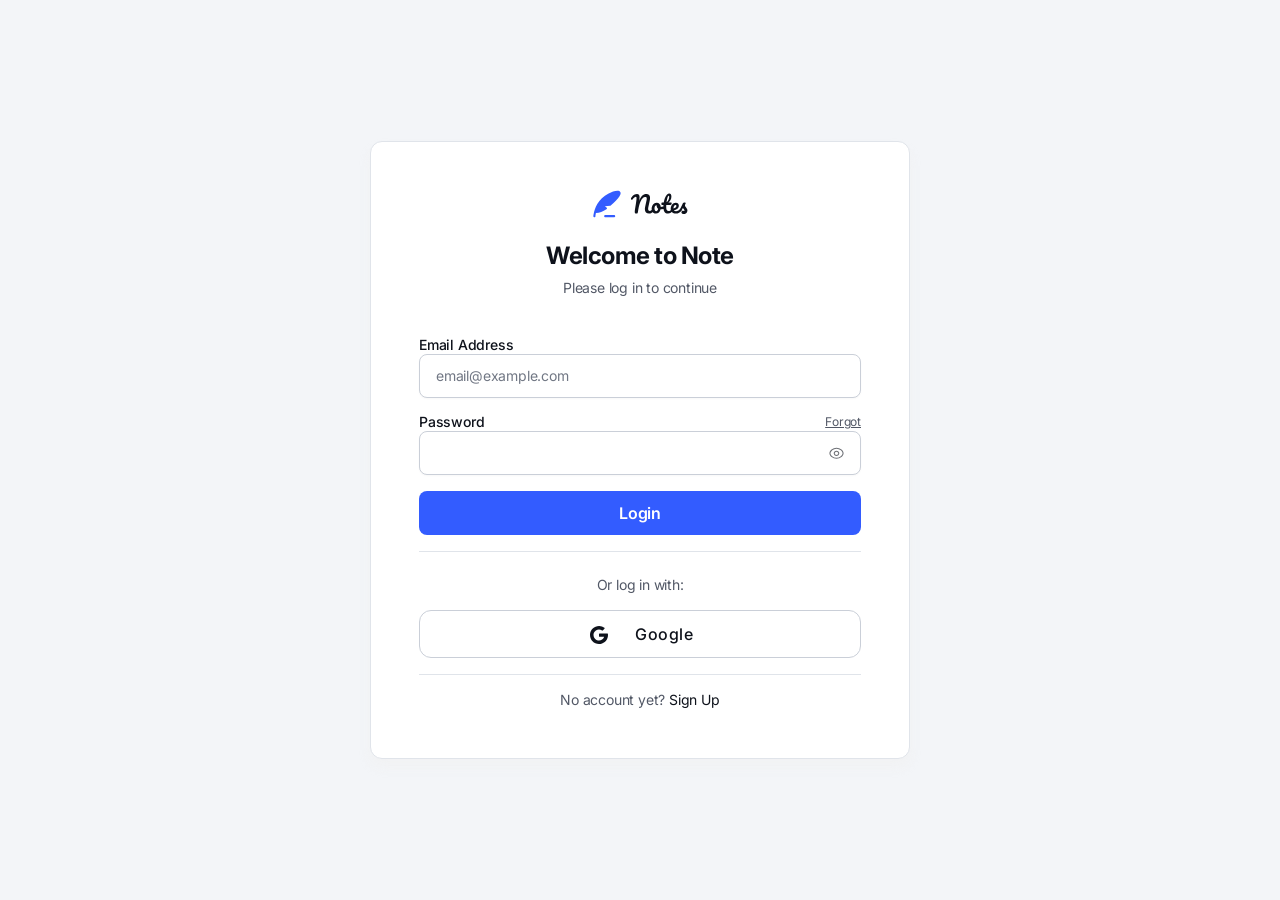
<file: index.html>
<!DOCTYPE html>
<html lang="en" data-theme="light" data-font="sans-serif">
  <head>
    <meta charset="UTF-8" />
    <meta name="viewport" content="width=device-width, initial-scale=1.0" />
    <link
      rel="icon"
      type="image/png"
      sizes="32x32"
      href="./assets/images/favicon-32x32.png"
    />
    <link rel="stylesheet" href="./css/styles.css" />
    <title>Notes | Note-taking web app</title>
    <!-- Early auth check to prevent flash of content before redirect -->
    <script>
      (function () {
        try {
          const auth = JSON.parse(
            localStorage.getItem("notes_app_auth") || "null"
          );
          if (!auth || !auth.isLoggedIn) {
            window.location.replace("./auth/login.html");
          }
        } catch (e) {
          window.location.replace("./auth/login.html");
        }
      })();
    </script>
  </head>
  <body>
    <div class="app" id="app">
      <!-- Desktop Sidebar Navigation -->
      <aside class="sidebar sidebar--nav" id="sidebarNav">
        <div class="sidebar__logo">
          <img
            src="./assets/images/logo.svg"
            alt="Notes Logo"
            class="logo logo--light"
          />
          <img
            src="./assets/images/logo-dark.svg"
            alt="Notes Logo"
            class="logo logo--dark"
          />
        </div>
        <nav class="sidebar__nav" aria-label="Main navigation">
          <ul class="nav-list">
            <li class="nav-list__item">
              <button
                class="nav-link nav-link--active"
                data-view="all"
                aria-current="page"
              >
                <img
                  src="./assets/images/icon-home.svg"
                  alt=""
                  class="nav-link__icon"
                  aria-hidden="true"
                />
                <span class="nav-link__text">All Notes</span>
                <img
                  src="./assets/images/icon-chevron-right.svg"
                  alt=""
                  class="nav-link__chevron"
                  aria-hidden="true"
                />
              </button>
            </li>
            <li class="nav-list__item">
              <button class="nav-link" data-view="archived">
                <img
                  src="./assets/images/icon-archive.svg"
                  alt=""
                  class="nav-link__icon"
                  aria-hidden="true"
                />
                <span class="nav-link__text">Archived Notes</span>
              </button>
            </li>
          </ul>
          <div class="divider"></div>
          <div class="categories-section">
            <span class="tags-section__title">Categories</span>
            <ul class="nav-list" id="categoryList" aria-label="Filter by category">
              <!-- Categories dynamically rendered -->
            </ul>
             <button class="btn btn--text" id="addCategoryBtn" style="margin-left: 1rem; margin-top: 0.5rem; font-size: 0.8rem;">+ Add Category</button>
          </div>
          <div class="divider"></div>
          <div class="tags-section">
            <span class="tags-section__title">Tags</span>
            <ul class="tag-list" id="tagList" aria-label="Filter by tag">
              <!-- Tags will be rendered dynamically -->
            </ul>
          </div>
        </nav>
      </aside>

      <!-- Main Content Area -->
      <main class="main-content" id="mainContent">
        <!-- Page Header -->
        <header class="page-header">
          <h1 class="page-header__title" id="pageTitle">All Notes</h1>
          <div class="page-header__actions">
            <div class="search-box">
              <img
                src="./assets/images/icon-search.svg"
                alt=""
                class="search-box__icon"
                aria-hidden="true"
              />
              <input
                type="search"
                class="search-box__input"
                id="searchInput"
                placeholder="Search by title, content, or tags…"
                aria-label="Search notes"
              />
            </div>
            <a
              href="./settings.html"
              class="btn btn--icon"
              aria-label="Settings"
            >
              <img
                src="./assets/images/icon-settings.svg"
                alt=""
                aria-hidden="true"
              />
            </a>
          </div>
        </header>

        <!-- Notes List Sidebar -->
        <aside class="sidebar sidebar--notes" id="sidebarNotes">
          <button class="btn btn--primary btn--full" id="createNoteBtn">
            <img
              src="./assets/images/icon-plus.svg"
              alt=""
              aria-hidden="true"
            />
            <span> Create New Note</span>
          </button>
          <div
            class="notes-list"
            id="notesList"
            role="list"
            aria-label="Notes list"
          >
            <!-- Notes will be rendered dynamically -->
          </div>
        </aside>

        <!-- Note Editor -->
        <article class="note-editor" id="noteEditor" aria-label="Note editor">
          <!-- Mobile/Tablet Note Header (shown when viewing a note) -->
          <header class="mobile-note-header" id="mobileNoteHeader" hidden>
            <button class="mobile-note-header__back" id="goBackBtn">
              <img
                src="./assets/images/icon-arrow-left.svg"
                alt=""
                aria-hidden="true"
              />
              <span>Go Back</span>
            </button>
            <div class="mobile-note-header__actions">
              <button
                class="mobile-note-header__action-btn"
                id="mobileDeleteBtn"
                aria-label="Delete note"
              >
                <img
                  src="./assets/images/icon-delete.svg"
                  alt=""
                  aria-hidden="true"
                />
              </button>
              <button
                class="mobile-note-header__action-btn"
                id="mobileArchiveBtn"
                aria-label="Archive note"
              >
                <img
                  src="./assets/images/icon-archive.svg"
                  alt=""
                  aria-hidden="true"
                />
              </button>
              <button class="mobile-note-header__text-btn" id="mobileCancelBtn">
                Cancel
              </button>
              <button
                class="mobile-note-header__text-btn mobile-note-header__text-btn--primary"
                id="mobileSaveBtn"
              >
                Save Note
              </button>
            </div>
          </header>

          <!-- Mobile Notes List (shown only on mobile/tablet) -->
          <div
            class="notes-list notes-list--inline"
            id="mobileNotesList"
            role="list"
            aria-label="Notes list"
          >
            <!-- Notes will be rendered dynamically on mobile -->
          </div>

          <!-- Empty State -->
          <div class="empty-state" id="emptyState">
            <p class="empty-state__text">
              Select a note from the sidebar to view and edit, or create a new
              note.
            </p>
          </div>

          <!-- Note Content (hidden by default) -->
          <div class="note-content" id="noteContent" hidden>
            <div class="note-content__header">
              <input
                type="text"
                class="note-content__title"
                id="noteTitle"
                placeholder="Enter a title…"
                aria-label="Note title"
              />
            </div>
            <div class="note-content__meta">
              <div class="meta-item">
                <div class="meta-item__name">
                  <img
                    src="./assets/images/icon-menu.svg"
                    alt=""
                    class="meta-item__icon"
                    aria-hidden="true"
                  />
                  <span class="meta-item__label">Category</span>
                </div>
                <select class="meta-item__input" id="noteCategory" style="border: none; background: transparent; width: 100%; font-family: inherit; font-size: inherit; color: inherit;">
                  <!-- Options filled dynamically -->
                </select>
              </div>
              <div class="meta-item">
                <div class="meta-item__name">
                  <img
                    src="./assets/images/icon-tag.svg"
                    alt=""
                    class="meta-item__icon"
                    aria-hidden="true"
                  />
                  <span class="meta-item__label">Tags</span>
                </div>
                <input
                  type="text"
                  class="meta-item__input"
                  id="noteTags"
                  placeholder="Add tags separated by commas"
                  aria-label="Note tags"
                />
              </div>
              <div class="meta-item">
                <div class="meta-item__name">
                  <img
                    src="./assets/images/icon-clock.svg"
                    alt=""
                    class="meta-item__icon"
                    aria-hidden="true"
                  />
                  <span class="meta-item__label">Last edited</span>
                </div>
                <span class="meta-item__value" id="noteLastEdited">—</span>
              </div>
            </div>
            <div class="divider"></div>
            
            <!-- Rich Text Formatting Toolbar -->
            <div class="formatting-toolbar" id="formattingToolbar">
              <button type="button" class="formatting-btn" data-format="bold" title="Bold (Ctrl+B)">
                <strong>B</strong>
              </button>
              <button type="button" class="formatting-btn" data-format="italic" title="Italic (Ctrl+I)">
                <em>I</em>
              </button>
              <button type="button" class="formatting-btn" data-format="underline" title="Underline (Ctrl+U)">
                <u>U</u>
              </button>
              <span class="formatting-divider"></span>
              <button type="button" class="formatting-btn" data-format="ul" title="Bullet List">
                <svg width="16" height="16" viewBox="0 0 16 16" fill="currentColor">
                  <circle cx="2" cy="4" r="1.5"/>
                  <circle cx="2" cy="8" r="1.5"/>
                  <circle cx="2" cy="12" r="1.5"/>
                  <rect x="5" y="3" width="10" height="2"/>
                  <rect x="5" y="7" width="10" height="2"/>
                  <rect x="5" y="11" width="10" height="2"/>
                </svg>
              </button>
              <button type="button" class="formatting-btn" data-format="ol" title="Numbered List">
                <svg width="16" height="16" viewBox="0 0 16 16" fill="currentColor">
                  <text x="0" y="6" font-size="6" font-weight="bold">1.</text>
                  <text x="0" y="10" font-size="6" font-weight="bold">2.</text>
                  <text x="0" y="14" font-size="6" font-weight="bold">3.</text>
                  <rect x="5" y="3" width="10" height="2"/>
                  <rect x="5" y="7" width="10" height="2"/>
                  <rect x="5" y="11" width="10" height="2"/>
                </svg>
              </button>
              <span class="formatting-divider"></span>
              <button type="button" class="formatting-btn" data-format="removeFormat" title="Clear Formatting">
                <svg width="16" height="16" viewBox="0 0 16 16" fill="currentColor">
                  <path d="M1 1l14 14M15 1L1 15" stroke="currentColor" stroke-width="2" fill="none"/>
                </svg>
              </button>
            </div>
            
            <!-- Rich Text Editor (contenteditable div replaces textarea) -->
            <div
              class="note-content__body note-content__body--rich"
              id="noteBody"
              contenteditable="true"
              role="textbox"
              aria-multiline="true"
              aria-label="Note content"
              data-placeholder="Start typing your note here…"
            ></div>
            <div class="divider"></div>
            <div class="note-content__actions">
              <button class="btn btn--primary" id="saveNoteBtn">
                Save Note
              </button>
              <button class="btn btn--secondary" id="cancelNoteBtn">
                Cancel
              </button>
            </div>
          </div>
        </article>

        <!-- Right Sidebar Actions -->
        <aside class="sidebar sidebar--actions" id="sidebarActions" hidden>
          <button class="btn btn--outline btn--full" id="archiveNoteBtn">
            <img
              src="./assets/images/icon-archive.svg"
              alt=""
              aria-hidden="true"
            />
            <span>Archive Note</span>
          </button>
          <button class="btn btn--outline btn--full" id="deleteNoteBtn">
            <img
              src="./assets/images/icon-delete.svg"
              alt=""
              aria-hidden="true"
            />
            <span>Delete Note</span>
          </button>
        </aside>
      </main>

      <!-- Mobile Bottom Navigation -->
      <nav class="mobile-nav" id="mobileNav" aria-label="Mobile navigation">
        <button
          class="mobile-nav__item mobile-nav__item--active"
          data-view="all"
        >
          <img src="./assets/images/icon-home.svg" alt="" aria-hidden="true" />
          <span>Home</span>
        </button>
        <div class="mobile-nav__divider" aria-hidden="true"></div>
        <button class="mobile-nav__item" data-action="search">
          <img
            src="./assets/images/icon-search.svg"
            alt=""
            aria-hidden="true"
          />
          <span>Search</span>
        </button>
        <div class="mobile-nav__divider" aria-hidden="true"></div>
        <button class="mobile-nav__item" data-view="archived">
          <img
            src="./assets/images/icon-archive.svg"
            alt=""
            aria-hidden="true"
          />
          <span>Archived</span>
        </button>
        <div class="mobile-nav__divider" aria-hidden="true"></div>
        <button class="mobile-nav__item" data-action="tags">
          <img src="./assets/images/icon-tag.svg" alt="" aria-hidden="true" />
          <span>Tags</span>
        </button>
        <div class="mobile-nav__divider" aria-hidden="true"></div>
        <a href="./settings.html" class="mobile-nav__item">
          <img
            src="./assets/images/icon-settings.svg"
            alt=""
            aria-hidden="true"
          />
          <span>Settings</span>
        </a>
      </nav>

      <!-- Mobile FAB (Floating Action Button) -->
      <button class="fab" id="fabCreateNote" aria-label="Create new note">
        <img src="./assets/images/icon-plus.svg" alt="" aria-hidden="true" />
      </button>

      <!-- Mobile Search Overlay -->
      <div class="overlay overlay--search" id="searchOverlay" hidden>
        <div class="overlay__header">
          <button
            class="btn btn--icon"
            id="closeSearchBtn"
            aria-label="Close search"
          >
            <img
              src="./assets/images/icon-arrow-left.svg"
              alt=""
              aria-hidden="true"
            />
          </button>
          <div class="search-box search-box--full">
            <img
              src="./assets/images/icon-search.svg"
              alt=""
              class="search-box__icon"
              aria-hidden="true"
            />
            <input
              type="search"
              class="search-box__input"
              id="mobileSearchInput"
              placeholder="Search by title, content, or tags…"
              aria-label="Search notes"
            />
          </div>
        </div>
        <div class="overlay__content" id="searchResults">
          <!-- Search results will be rendered here -->
        </div>
      </div>

      <!-- Mobile Tags Overlay -->
      <div class="overlay overlay--tags" id="tagsOverlay" hidden>
        <div class="overlay__header">
          <button
            class="btn btn--icon"
            id="closeTagsBtn"
            aria-label="Close tags"
          >
            <img
              src="./assets/images/icon-arrow-left.svg"
              alt=""
              aria-hidden="true"
            />
          </button>
          <h2 class="overlay__title">Tags</h2>
        </div>
        <div class="overlay__content">
          <ul class="tag-list tag-list--mobile" id="mobileTagList">
            <!-- Tags will be rendered dynamically -->
          </ul>
        </div>
      </div>

      <!-- Delete Confirmation Modal -->
      <div
        class="modal"
        id="deleteModal"
        role="dialog"
        aria-modal="true"
        aria-labelledby="deleteModalTitle"
        hidden
      >
        <div class="modal__backdrop" data-close-modal></div>
        <div class="modal__content">
          <div class="modal__top">
            <div class="modal__icon">
              <img
                src="./assets/images/icon-delete.svg"
                alt=""
                aria-hidden="true"
              />
            </div>
            <div class="modal__body">
              <h2 class="modal__title" id="deleteModalTitle">Delete Note</h2>
              <p class="modal__text">
                Are you sure you want to permanently delete this note? This
                action cannot be undone.
              </p>
            </div>
          </div>
          <div class="modal__divider"></div>
          <div class="modal__actions">
            <button class="btn btn--secondary" data-close-modal>Cancel</button>
            <button class="btn btn--danger" id="confirmDeleteBtn">
              Delete Note
            </button>
          </div>
        </div>
      </div>

      <!-- Archive Confirmation Modal -->
      <div
        class="modal"
        id="archiveModal"
        role="dialog"
        aria-modal="true"
        aria-labelledby="archiveModalTitle"
        hidden
      >
        <div class="modal__backdrop" data-close-modal></div>
        <div class="modal__content">
          <div class="modal__top">
            <div class="modal__icon">
              <img
                src="./assets/images/icon-archive.svg"
                alt=""
                aria-hidden="true"
              />
            </div>
            <div class="modal__body">
              <h2 class="modal__title" id="archiveModalTitle">Archive Note</h2>
              <p class="modal__text">
                Are you sure you want to archive this note? You can restore it
                later from the Archived Notes section.
              </p>
            </div>
          </div>
          <div class="modal__divider"></div>
          <div class="modal__actions">
            <button class="btn btn--secondary" data-close-modal>Cancel</button>
            <button class="btn btn--primary" id="confirmArchiveBtn">
              Archive Note
            </button>
          </div>
        </div>
      </div>

      <!-- Toast Notification -->
      <div class="toast" id="toast" role="alert" aria-live="polite" hidden>
        <img
          src="./assets/images/icon-check-circle.svg"
          alt=""
          class="toast__icon"
          id="toastIcon"
          aria-hidden="true"
        />
        <span class="toast__message" id="toastMessage"></span>
        <a href="#" class="toast__link" id="toastLink" hidden></a>
        <button
          class="toast__close"
          id="toastClose"
          aria-label="Dismiss notification"
        >
          <img src="./assets/images/icon-cross.svg" alt="" aria-hidden="true" />
        </button>
      </div>
    </div>

    <!-- JavaScript Modules -->
    <script type="module" src="./js/main.js"></script>
  </body>
</html>
</file>
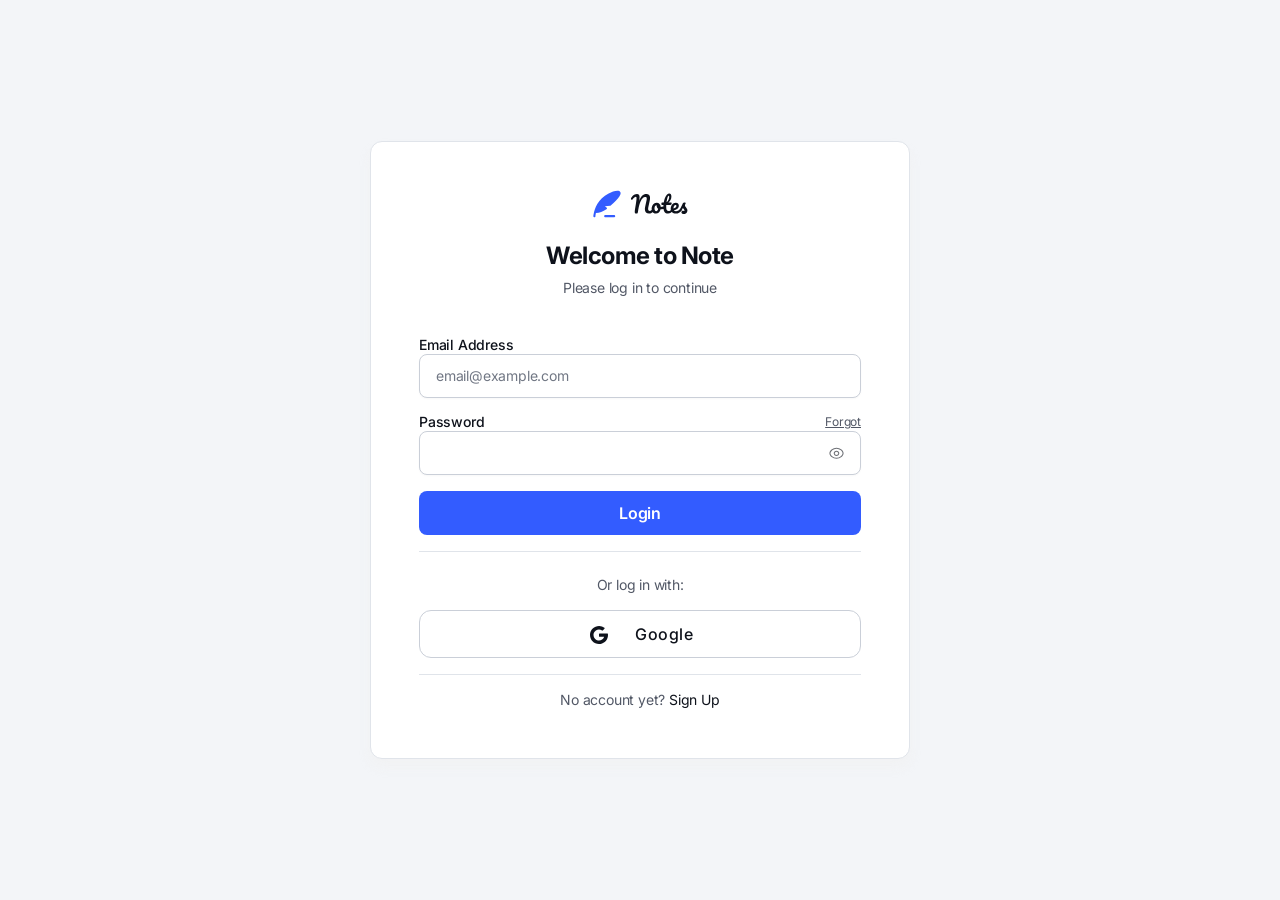
<file: settings.html>
<!DOCTYPE html>
<html lang="en" data-theme="light" data-font="sans-serif">
  <head>
    <meta charset="UTF-8" />
    <meta name="viewport" content="width=device-width, initial-scale=1.0" />
    <link
      rel="icon"
      type="image/png"
      sizes="32x32"
      href="./assets/images/favicon-32x32.png"
    />
    <link rel="stylesheet" href="./css/styles.css" />
    <title>Settings | Note-taking web app</title>
    <!-- Early auth check to prevent flash of content before redirect -->
    <script>
      (function () {
        try {
          const auth = JSON.parse(
            localStorage.getItem("notes_app_auth") || "null"
          );
          if (!auth || !auth.isLoggedIn) {
            window.location.replace("./auth/login.html");
          }
        } catch (e) {
          window.location.replace("./auth/login.html");
        }
      })();
    </script>
  </head>
  <body>
    <div class="app app--settings" id="app">
      <!-- Desktop Sidebar Navigation -->
      <aside class="sidebar sidebar--nav" id="sidebarNav">
        <div class="sidebar__logo">
          <img
            src="./assets/images/logo.svg"
            alt="Notes Logo"
            class="logo logo--light"
          />
          <img
            src="./assets/images/logo-dark.svg"
            alt="Notes Logo"
            class="logo logo--dark"
          />
        </div>
        <nav class="sidebar__nav" aria-label="Main navigation">
          <ul class="nav-list">
            <li class="nav-list__item">
              <a href="./index.html" class="nav-link" data-view="all">
                <img
                  src="./assets/images/icon-home.svg"
                  alt=""
                  class="nav-link__icon"
                  aria-hidden="true"
                />
                <span class="nav-link__text">All Notes</span>
              </a>
            </li>
            <li class="nav-list__item">
              <a
                href="./index.html?view=archived"
                class="nav-link"
                data-view="archived"
              >
                <img
                  src="./assets/images/icon-archive.svg"
                  alt=""
                  class="nav-link__icon"
                  aria-hidden="true"
                />
                <span class="nav-link__text">Archived Notes</span>
              </a>
            </li>
          </ul>
          <div class="divider"></div>
          <div class="tags-section">
            <span class="tags-section__title">Tags</span>
            <ul class="tag-list" id="tagList" aria-label="Filter by tag">
              <!-- Tags will be rendered dynamically -->
            </ul>
          </div>
        </nav>
      </aside>

      <!-- Main Content Area -->
      <main class="main-content main-content--settings" id="mainContent">
        <!-- Page Header -->
        <header class="page-header">
          <h1 class="page-header__title">Settings</h1>
          <div class="page-header__actions">
            <div class="search-box">
              <img
                src="./assets/images/icon-search.svg"
                alt=""
                class="search-box__icon"
                aria-hidden="true"
              />
              <input
                type="search"
                class="search-box__input"
                id="searchInput"
                placeholder="Search by title, content, or tags…"
                aria-label="Search notes"
              />
            </div>
            <a
              href="./settings.html"
              class="btn btn--icon btn--icon--active"
              aria-label="Settings"
              aria-current="page"
            >
              <img
                src="./assets/images/icon-settings.svg"
                alt=""
                aria-hidden="true"
              />
            </a>
          </div>
        </header>

        <!-- Settings Menu Sidebar -->
        <aside class="sidebar sidebar--settings-menu" id="settingsMenu">
          <nav aria-label="Settings menu">
            <ul class="settings-nav">
              <li>
                <button
                  class="settings-nav__item settings-nav__item--active"
                  data-setting="color-theme"
                >
                  <img
                    src="./assets/images/icon-sun.svg"
                    alt=""
                    class="settings-nav__icon"
                    aria-hidden="true"
                  />
                  <span>Color Theme</span>
                  <img
                    src="./assets/images/icon-chevron-right.svg"
                    alt=""
                    class="settings-nav__chevron"
                    aria-hidden="true"
                  />
                </button>
              </li>
              <li>
                <button class="settings-nav__item" data-setting="font-theme">
                  <img
                    src="./assets/images/icon-font.svg"
                    alt=""
                    class="settings-nav__icon"
                    aria-hidden="true"
                  />
                  <span>Font Theme</span>
                </button>
              </li>
              <li>
                <button
                  class="settings-nav__item"
                  data-setting="change-password"
                >
                  <img
                    src="./assets/images/icon-lock.svg"
                    alt=""
                    class="settings-nav__icon"
                    aria-hidden="true"
                  />
                  <span>Change Password</span>
                </button>
              </li>
              <li>
                <button class="settings-nav__item" data-setting="data-management">
                  <img
                    src="./assets/images/icon-archive.svg"
                    alt=""
                    class="settings-nav__icon"
                    aria-hidden="true"
                  />
                  <span>Data Management</span>
                </button>
              </li>
            </ul>
            <div class="divider"></div>
            <ul class="settings-nav">
              <li>
                <button
                  class="settings-nav__item"
                  data-setting="data-management"
                >
                  <img
                    src="./assets/images/icon-restore.svg"
                    alt=""
                    class="settings-nav__icon"
                    aria-hidden="true"
                  />
                  <span>Data Management</span>
                </button>
              </li>
              <li>
                <button class="settings-nav__item" data-setting="logout">
                  <img
                    src="./assets/images/icon-logout.svg"
                    alt=""
                    class="settings-nav__icon"
                    aria-hidden="true"
                  />
                  <span>Logout</span>
                </button>
              </li>
            </ul>
          </nav>
        </aside>

        <!-- Settings Content -->
        <div class="settings-content" id="settingsContent">
          <!-- Color Theme Section -->
          <section
            class="settings-section"
            id="colorThemeSection"
            aria-labelledby="colorThemeTitle"
          >
            <div class="settings-section__header">
              <h2 class="settings-section__title" id="colorThemeTitle">
                Color Theme
              </h2>
              <p class="settings-section__description">
                Choose your color theme:
              </p>
            </div>
            <div class="settings-section__body">
              <fieldset
                class="theme-options"
                role="radiogroup"
                aria-label="Color theme options"
              >
                <legend class="visually-hidden">Select a color theme</legend>

                <label class="theme-option">
                  <input
                    type="radio"
                    name="colorTheme"
                    value="light"
                    class="theme-option__input"
                    checked
                  />
                  <span class="theme-option__card">
                    <span class="theme-option__icon">
                      <img
                        src="./assets/images/icon-sun.svg"
                        alt=""
                        aria-hidden="true"
                      />
                    </span>
                    <span class="theme-option__content">
                      <span class="theme-option__title">Light Mode</span>
                      <span class="theme-option__description"
                        >Pick a clean and classic light theme</span
                      >
                    </span>
                    <span class="theme-option__radio"></span>
                  </span>
                </label>

                <label class="theme-option">
                  <input
                    type="radio"
                    name="colorTheme"
                    value="dark"
                    class="theme-option__input"
                  />
                  <span class="theme-option__card">
                    <span class="theme-option__icon">
                      <img
                        src="./assets/images/icon-moon.svg"
                        alt=""
                        aria-hidden="true"
                      />
                    </span>
                    <span class="theme-option__content">
                      <span class="theme-option__title">Dark Mode</span>
                      <span class="theme-option__description"
                        >Select a sleek and modern dark theme</span
                      >
                    </span>
                    <span class="theme-option__radio"></span>
                  </span>
                </label>

                <label class="theme-option">
                  <input
                    type="radio"
                    name="colorTheme"
                    value="system"
                    class="theme-option__input"
                  />
                  <span class="theme-option__card">
                    <span class="theme-option__icon">
                      <img
                        src="./assets/images/icon-system-theme.svg"
                        alt=""
                        aria-hidden="true"
                      />
                    </span>
                    <span class="theme-option__content">
                      <span class="theme-option__title">System</span>
                      <span class="theme-option__description"
                        >Adapts to your device's theme</span
                      >
                    </span>
                    <span class="theme-option__radio"></span>
                  </span>
                </label>
              </fieldset>
            </div>
            <div class="settings-section__footer">
              <button
                class="btn btn--primary btn--apply"
                id="applyColorThemeBtn"
              >
                Apply Changes
              </button>
            </div>
          </section>

          <!-- Font Theme Section -->
          <section
            class="settings-section"
            id="fontThemeSection"
            aria-labelledby="fontThemeTitle"
            hidden
          >
            <div class="settings-section__header">
              <h2 class="settings-section__title" id="fontThemeTitle">
                Font Theme
              </h2>
              <p class="settings-section__description">
                Choose your font theme:
              </p>
            </div>
            <div class="settings-section__body">
              <fieldset
                class="theme-options"
                role="radiogroup"
                aria-label="Font theme options"
              >
                <legend class="visually-hidden">Select a font theme</legend>

                <label class="theme-option">
                  <input
                    type="radio"
                    name="fontTheme"
                    value="sans-serif"
                    class="theme-option__input"
                    checked
                  />
                  <span class="theme-option__card">
                    <span class="theme-option__icon">
                      <img
                        src="./assets/images/icon-font-sans-serif.svg"
                        alt=""
                        aria-hidden="true"
                      />
                    </span>
                    <span class="theme-option__content">
                      <span class="theme-option__title">Sans-serif</span>
                      <span class="theme-option__description"
                        >Clean and modern, easy to read.</span
                      >
                    </span>
                    <span class="theme-option__radio"></span>
                  </span>
                </label>

                <label class="theme-option">
                  <input
                    type="radio"
                    name="fontTheme"
                    value="serif"
                    class="theme-option__input"
                  />
                  <span class="theme-option__card">
                    <span class="theme-option__icon">
                      <img
                        src="./assets/images/icon-font-serif.svg"
                        alt=""
                        aria-hidden="true"
                      />
                    </span>
                    <span class="theme-option__content">
                      <span class="theme-option__title">Serif</span>
                      <span class="theme-option__description"
                        >Classic and elegant for a timeless feel.</span
                      >
                    </span>
                    <span class="theme-option__radio"></span>
                  </span>
                </label>

                <label class="theme-option">
                  <input
                    type="radio"
                    name="fontTheme"
                    value="monospace"
                    class="theme-option__input"
                  />
                  <span class="theme-option__card">
                    <span class="theme-option__icon">
                      <img
                        src="./assets/images/icon-font-monospace.svg"
                        alt=""
                        aria-hidden="true"
                      />
                    </span>
                    <span class="theme-option__content">
                      <span class="theme-option__title">Monospace</span>
                      <span class="theme-option__description"
                        >Code-like, great for a technical vibe.</span
                      >
                    </span>
                    <span class="theme-option__radio"></span>
                  </span>
                </label>
              </fieldset>
            </div>
            <div class="settings-section__footer">
              <button
                class="btn btn--primary btn--apply"
                id="applyFontThemeBtn"
              >
                Apply Changes
              </button>
            </div>
          </section>

          <!-- Change Password Section -->
          <section
            class="settings-section"
            id="changePasswordSection"
            aria-labelledby="changePasswordTitle"
            hidden
          >
            <div class="settings-section__header">
              <h2 class="settings-section__title" id="changePasswordTitle">
                Change Password
              </h2>
            </div>
            <form class="settings-form" id="changePasswordForm">
              <div class="settings-form__body">
                <!-- Old Password -->
                <div class="form-group">
                  <label for="oldPassword" class="form-label"
                    >Old Password</label
                  >
                  <div class="form-field form-field--password">
                    <input
                      type="password"
                      id="oldPassword"
                      name="oldPassword"
                      class="form-input"
                      required
                      autocomplete="current-password"
                    />
                    <button
                      type="button"
                      class="password-toggle"
                      aria-label="Show password"
                      data-toggle-password
                    >
                      <img
                        src="./assets/images/icon-show-password.svg"
                        alt=""
                        class="password-toggle__icon password-toggle__icon--show"
                        aria-hidden="true"
                      />
                      <img
                        src="./assets/images/icon-hide-password.svg"
                        alt=""
                        class="password-toggle__icon password-toggle__icon--hide"
                        aria-hidden="true"
                        hidden
                      />
                    </button>
                  </div>
                </div>

                <!-- New Password -->
                <div class="form-group">
                  <label for="newPassword" class="form-label"
                    >New Password</label
                  >
                  <div class="form-field form-field--password">
                    <input
                      type="password"
                      id="newPassword"
                      name="newPassword"
                      class="form-input"
                      required
                      autocomplete="new-password"
                      minlength="8"
                    />
                    <button
                      type="button"
                      class="password-toggle"
                      aria-label="Show password"
                      data-toggle-password
                    >
                      <img
                        src="./assets/images/icon-show-password.svg"
                        alt=""
                        class="password-toggle__icon password-toggle__icon--show"
                        aria-hidden="true"
                      />
                      <img
                        src="./assets/images/icon-hide-password.svg"
                        alt=""
                        class="password-toggle__icon password-toggle__icon--hide"
                        aria-hidden="true"
                        hidden
                      />
                    </button>
                  </div>
                  <div class="form-hint form-hint--with-icon">
                    <img
                      src="./assets/images/icon-info.svg"
                      alt=""
                      class="form-hint__icon"
                      aria-hidden="true"
                    />
                    <span>At least 8 characters</span>
                  </div>
                </div>

                <!-- Confirm New Password -->
                <div class="form-group">
                  <label for="confirmNewPassword" class="form-label"
                    >Confirm New Password</label
                  >
                  <div class="form-field form-field--password">
                    <input
                      type="password"
                      id="confirmNewPassword"
                      name="confirmNewPassword"
                      class="form-input"
                      required
                      autocomplete="new-password"
                      minlength="8"
                    />
                    <button
                      type="button"
                      class="password-toggle"
                      aria-label="Show password"
                      data-toggle-password
                    >
                      <img
                        src="./assets/images/icon-show-password.svg"
                        alt=""
                        class="password-toggle__icon password-toggle__icon--show"
                        aria-hidden="true"
                      />
                      <img
                        src="./assets/images/icon-hide-password.svg"
                        alt=""
                        class="password-toggle__icon password-toggle__icon--hide"
                        aria-hidden="true"
                        hidden
                      />
                    </button>
                  </div>
                </div>
              </div>
              <div class="settings-form__footer">
                <button type="submit" class="btn btn--primary">
                  Save Password
                </button>
              </div>
            </form>
          </section>

          <!-- Data Management Section -->
          <section
            class="settings-section"
            id="dataManagementSection"
            aria-labelledby="dataManagementTitle"
            hidden
          >
            <div class="settings-section__header">
              <h2 class="settings-section__title" id="dataManagementTitle">
                Data Management
              </h2>
              <p class="settings-section__description">
                Export your notes to a JSON file for backup or import notes from a previously exported file.
              </p>
            </div>
            <div class="settings-section__body">
              <div class="data-management-options">
                <!-- Export Notes -->
                <div class="data-option">
                  <div class="data-option__info">
                    <h3 class="data-option__title">Export Notes</h3>
                    <p class="data-option__description">
                      Download all your notes as a JSON file. This includes both active and archived notes.
                    </p>
                  </div>
                  <button class="btn btn--primary" id="exportNotesBtn">
                    <img
                      src="./assets/images/icon-archive.svg"
                      alt=""
                      aria-hidden="true"
                    />
                    <span>Export All Notes</span>
                  </button>
                </div>

                <div class="divider"></div>

                <!-- Import Notes -->
                <div class="data-option">
                  <div class="data-option__info">
                    <h3 class="data-option__title">Import Notes</h3>
                    <p class="data-option__description">
                      Import notes from a JSON file. Duplicate notes will be automatically skipped.
                    </p>
                  </div>
                  <label class="btn btn--secondary" for="importNotesInput">
                    <img
                      src="./assets/images/icon-restore.svg"
                      alt=""
                      aria-hidden="true"
                    />
                    <span>Import Notes</span>
                    <input
                      type="file"
                      id="importNotesInput"
                      accept=".json"
                      class="visually-hidden"
                    />
                  </label>
                </div>
              </div>
            </div>
          </section>
        </div>
      </main>

      <!-- Mobile Bottom Navigation -->
      <nav class="mobile-nav" id="mobileNav" aria-label="Mobile navigation">
        <a href="./index.html" class="mobile-nav__item" data-view="all">
          <img src="./assets/images/icon-home.svg" alt="" aria-hidden="true" />
          <span>Home</span>
        </a>
        <div class="mobile-nav__divider" aria-hidden="true"></div>
        <button class="mobile-nav__item" data-action="search">
          <img
            src="./assets/images/icon-search.svg"
            alt=""
            aria-hidden="true"
          />
          <span>Search</span>
        </button>
        <div class="mobile-nav__divider" aria-hidden="true"></div>
        <a
          href="./index.html?view=archived"
          class="mobile-nav__item"
          data-view="archived"
        >
          <img
            src="./assets/images/icon-archive.svg"
            alt=""
            aria-hidden="true"
          />
          <span>Archived</span>
        </a>
        <div class="mobile-nav__divider" aria-hidden="true"></div>
        <button class="mobile-nav__item" data-action="tags">
          <img src="./assets/images/icon-tag.svg" alt="" aria-hidden="true" />
          <span>Tags</span>
        </button>
        <div class="mobile-nav__divider" aria-hidden="true"></div>
        <a
          href="./settings.html"
          class="mobile-nav__item mobile-nav__item--active"
          aria-current="page"
        >
          <img
            src="./assets/images/icon-settings.svg"
            alt=""
            aria-hidden="true"
          />
          <span>Settings</span>
        </a>
      </nav>

      <!-- Toast Notification -->
      <div class="toast" id="toast" role="alert" aria-live="polite" hidden>
        <img
          src="./assets/images/icon-check-circle.svg"
          alt=""
          class="toast__icon"
          id="toastIcon"
          aria-hidden="true"
        />
        <span class="toast__message" id="toastMessage"></span>
        <a href="#" class="toast__link" id="toastLink" hidden></a>
        <button
          class="toast__close"
          id="toastClose"
          aria-label="Dismiss notification"
        >
          <img src="./assets/images/icon-cross.svg" alt="" aria-hidden="true" />
        </button>
      </div>
    </div>

    <!-- JavaScript Modules -->
    <script type="module" src="./js/settings.js"></script>
  </body>
</html>
</file>
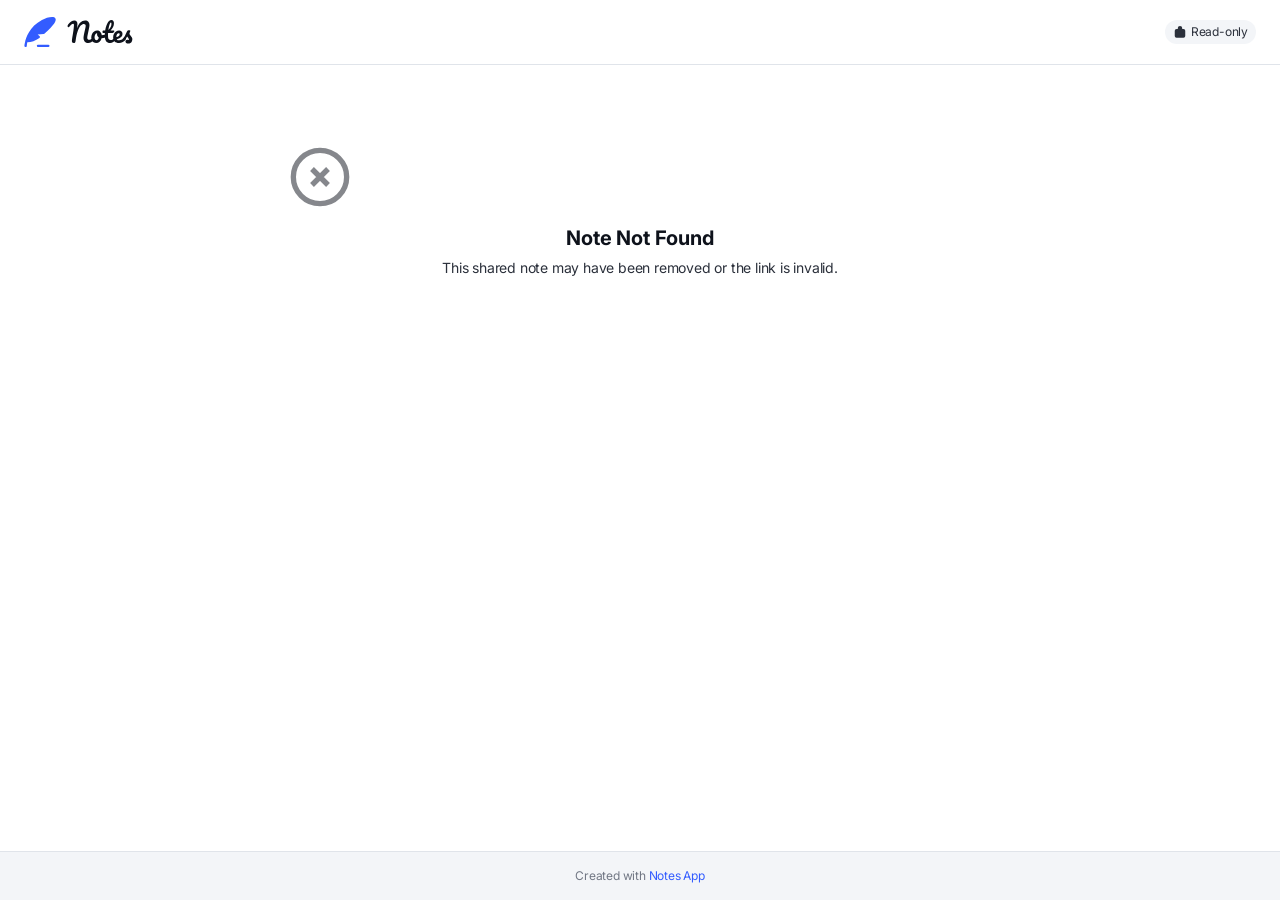
<file: shared.html>
<!DOCTYPE html>
<html lang="en" data-theme="light" data-font="sans-serif">
  <head>
    <meta charset="UTF-8" />
    <meta name="viewport" content="width=device-width, initial-scale=1.0" />
    <link
      rel="icon"
      type="image/png"
      sizes="32x32"
      href="./assets/images/favicon-32x32.png"
    />
    <link rel="stylesheet" href="./css/styles.css" />
    <title>Shared Note | Notes App</title>
    <style>
      /* Shared note specific styles */
      .shared-page {
        min-height: 100vh;
        display: flex;
        flex-direction: column;
        background-color: var(--color-bg);
      }
      
      .shared-header {
        display: flex;
        align-items: center;
        justify-content: space-between;
        padding: var(--spacing-200) var(--spacing-300);
        border-bottom: 1px solid var(--color-border);
        background-color: var(--color-bg);
      }
      
      .shared-header__logo {
        display: flex;
        align-items: center;
        gap: var(--spacing-100);
      }
      
      .shared-header__logo img {
        height: 32px;
      }
      
      .shared-header__badge {
        display: inline-flex;
        align-items: center;
        gap: var(--spacing-50);
        padding: var(--spacing-50) var(--spacing-100);
        background-color: var(--color-bg-secondary);
        border-radius: var(--radius-full);
        font-size: var(--text-preset-6-size);
        color: var(--color-text-secondary);
      }
      
      .shared-header__badge svg {
        width: 14px;
        height: 14px;
      }
      
      .shared-content {
        flex: 1;
        max-width: 800px;
        margin: 0 auto;
        padding: var(--spacing-400) var(--spacing-300);
        width: 100%;
      }
      
      .shared-note {
        background-color: var(--color-bg);
        border-radius: var(--radius-12);
        padding: var(--spacing-300);
        border: 1px solid var(--color-border);
      }
      
      .shared-note__title {
        font-size: var(--text-preset-1-size);
        font-weight: var(--text-preset-1-weight);
        line-height: var(--text-preset-1-line-height);
        letter-spacing: var(--text-preset-1-letter-spacing);
        color: var(--color-text);
        margin: 0 0 var(--spacing-200);
      }
      
      .shared-note__meta {
        display: flex;
        flex-wrap: wrap;
        gap: var(--spacing-100);
        margin-bottom: var(--spacing-200);
        padding-bottom: var(--spacing-200);
        border-bottom: 1px solid var(--color-border);
      }
      
      .shared-note__tag {
        display: inline-flex;
        align-items: center;
        padding: var(--spacing-50) var(--spacing-100);
        background-color: var(--color-bg-tertiary);
        border-radius: var(--radius-4);
        font-size: var(--text-preset-6-size);
        color: var(--color-text-secondary);
      }
      
      .shared-note__content {
        font-size: var(--text-preset-5-size);
        line-height: 1.6;
        color: var(--color-text);
      }
      
      .shared-note__content p {
        margin: 0 0 var(--spacing-200);
      }
      
      .shared-note__content ul,
      .shared-note__content ol {
        margin: var(--spacing-100) 0;
        padding-left: var(--spacing-300);
      }
      
      .shared-note__content li {
        margin: var(--spacing-50) 0;
      }
      
      .shared-footer {
        padding: var(--spacing-200) var(--spacing-300);
        text-align: center;
        border-top: 1px solid var(--color-border);
        background-color: var(--color-bg-secondary);
      }
      
      .shared-footer__text {
        font-size: var(--text-preset-6-size);
        color: var(--color-text-tertiary);
      }
      
      .shared-footer__link {
        color: var(--color-primary);
        text-decoration: none;
      }
      
      .shared-footer__link:hover {
        text-decoration: underline;
      }
      
      .error-state {
        text-align: center;
        padding: var(--spacing-600) var(--spacing-300);
      }
      
      .error-state__icon {
        width: 64px;
        height: 64px;
        margin-bottom: var(--spacing-200);
        opacity: 0.5;
      }
      
      .error-state__title {
        font-size: var(--text-preset-2-size);
        font-weight: var(--text-preset-2-weight);
        color: var(--color-text);
        margin: 0 0 var(--spacing-100);
      }
      
      .error-state__text {
        font-size: var(--text-preset-5-size);
        color: var(--color-text-secondary);
        margin: 0;
      }
      
      /* Loading state */
      .loading-state {
        text-align: center;
        padding: var(--spacing-600) var(--spacing-300);
      }
      
      .loading-spinner {
        width: 40px;
        height: 40px;
        border: 3px solid var(--color-border);
        border-top-color: var(--color-primary);
        border-radius: 50%;
        animation: spin 1s linear infinite;
        margin: 0 auto var(--spacing-200);
      }
      
      @keyframes spin {
        to { transform: rotate(360deg); }
      }
    </style>
  </head>
  <body>
    <div class="shared-page">
      <!-- Header -->
      <header class="shared-header">
        <div class="shared-header__logo">
          <img
            src="./assets/images/logo.svg"
            alt="Notes Logo"
            class="logo logo--light"
          />
          <img
            src="./assets/images/logo-dark.svg"
            alt="Notes Logo"
            class="logo logo--dark"
          />
        </div>
        <span class="shared-header__badge">
          <svg viewBox="0 0 16 16" fill="currentColor">
            <path d="M8 1a2.5 2.5 0 0 0-2.5 2.5v1H4a2 2 0 0 0-2 2v6a2 2 0 0 0 2 2h8a2 2 0 0 0 2-2v-6a2 2 0 0 0-2-2h-1.5v-1A2.5 2.5 0 0 0 8 1zm1.5 3.5v-1a1.5 1.5 0 0 0-3 0v1h3z"/>
          </svg>
          Read-only
        </span>
      </header>
      
      <!-- Content -->
      <main class="shared-content" id="sharedContent">
        <!-- Loading state -->
        <div class="loading-state" id="loadingState">
          <div class="loading-spinner"></div>
          <p>Loading shared note...</p>
        </div>
        
        <!-- Error state (hidden by default) -->
        <div class="error-state" id="errorState" hidden>
          <svg class="error-state__icon" viewBox="0 0 24 24" fill="none" stroke="currentColor" stroke-width="2">
            <circle cx="12" cy="12" r="10"/>
            <path d="M15 9l-6 6M9 9l6 6"/>
          </svg>
          <h1 class="error-state__title">Note Not Found</h1>
          <p class="error-state__text">This shared note may have been removed or the link is invalid.</p>
        </div>
        
        <!-- Shared note (hidden by default) -->
        <article class="shared-note" id="sharedNote" hidden>
          <h1 class="shared-note__title" id="noteTitle"></h1>
          <div class="shared-note__meta" id="noteMeta">
            <!-- Tags will be rendered here -->
          </div>
          <div class="shared-note__content" id="noteContent">
            <!-- Content will be rendered here -->
          </div>
        </article>
      </main>
      
      <!-- Footer -->
      <footer class="shared-footer">
        <p class="shared-footer__text">
          Created with <a href="./index.html" class="shared-footer__link">Notes App</a>
        </p>
      </footer>
    </div>
    
    <script type="module">
      import { getSharedNote } from './js/sharing.js';
      import * as themes from './js/themes.js';
      
      // Initialize themes
      themes.initializeThemes();
      
      // Get share ID from URL
      const urlParams = new URLSearchParams(window.location.search);
      const shareId = urlParams.get('id');
      
      // DOM Elements
      const loadingState = document.getElementById('loadingState');
      const errorState = document.getElementById('errorState');
      const sharedNote = document.getElementById('sharedNote');
      const noteTitle = document.getElementById('noteTitle');
      const noteMeta = document.getElementById('noteMeta');
      const noteContent = document.getElementById('noteContent');
      
      /**
       * Escape HTML to prevent XSS
       */
      const escapeHTML = (str) => {
        if (!str) return '';
        const div = document.createElement('div');
        div.textContent = str;
        return div.innerHTML;
      };
      
      /**
       * Render the shared note
       */
      const renderSharedNote = () => {
        if (!shareId) {
          showError();
          return;
        }
        
        const note = getSharedNote(shareId);
        
        if (!note) {
          showError();
          return;
        }
        
        // Update page title
        document.title = `${note.title} | Shared Note`;
        
        // Render title
        noteTitle.textContent = note.title || 'Untitled Note';
        
        // Render tags
        if (note.tags && note.tags.length > 0) {
          noteMeta.innerHTML = note.tags.map(tag => 
            `<span class="shared-note__tag">${escapeHTML(tag)}</span>`
          ).join('');
          noteMeta.hidden = false;
        } else {
          noteMeta.hidden = true;
        }
        
        // Render content (allow HTML for rich text)
        noteContent.innerHTML = note.content || '<p>No content</p>';
        
        // Show note, hide loading
        loadingState.hidden = true;
        sharedNote.hidden = false;
      };
      
      /**
       * Show error state
       */
      const showError = () => {
        loadingState.hidden = true;
        errorState.hidden = false;
      };
      
      // Initialize
      setTimeout(renderSharedNote, 300); // Small delay for loading effect
    </script>
  </body>
</html>
</file>
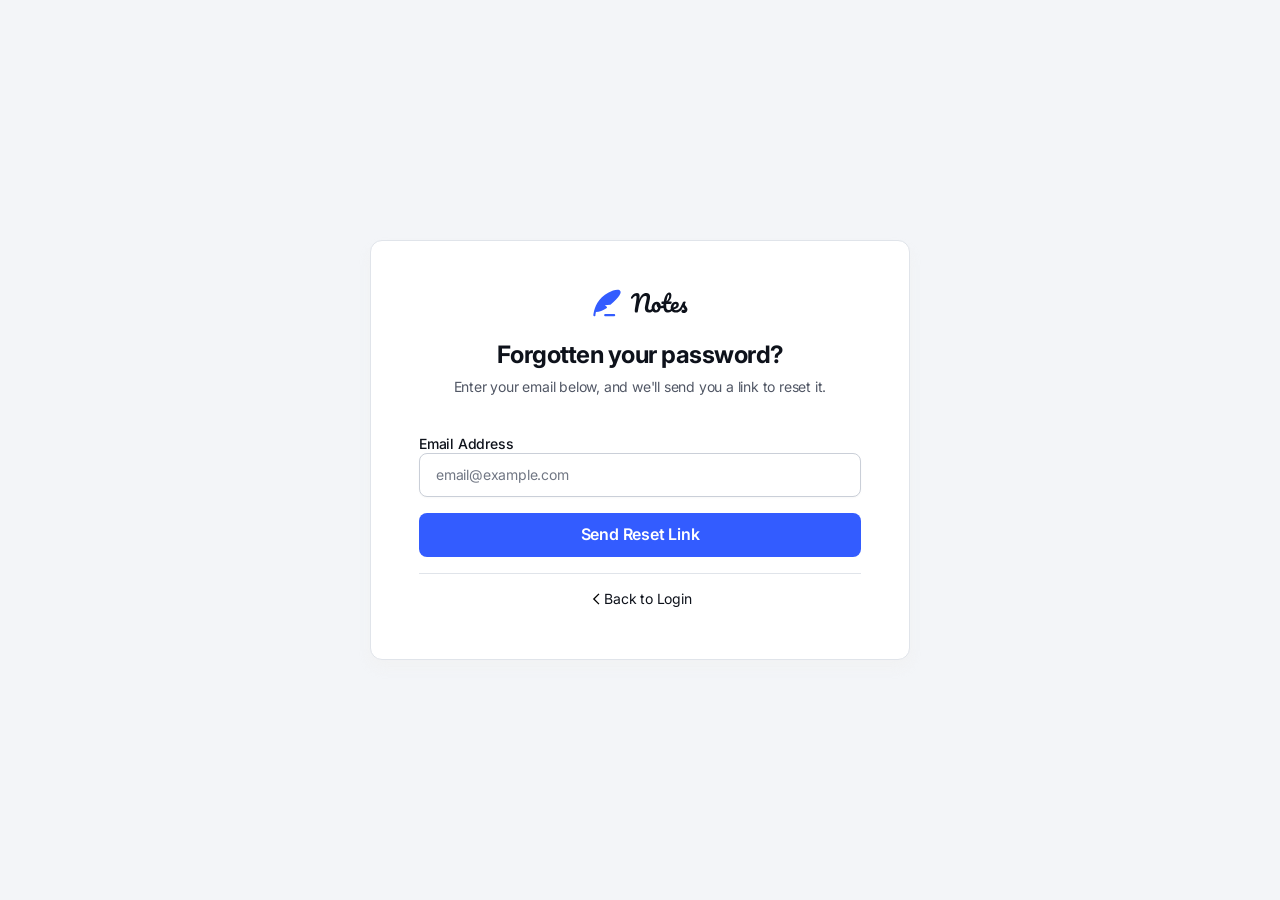
<file: auth/forgot-password.html>
<!DOCTYPE html>
<html lang="en">
  <head>
    <meta charset="UTF-8" />
    <meta name="viewport" content="width=device-width, initial-scale=1.0" />
    <link
      rel="icon"
      type="image/png"
      sizes="32x32"
      href="../assets/images/favicon-32x32.png"
    />
    <link rel="stylesheet" href="../css/styles.css" />
    <title>Reset Password | Notes</title>
    <script>
      // Apply saved theme immediately to prevent FOUC
      (function () {
        try {
          const prefs = JSON.parse(
            localStorage.getItem("notes_preferences") || "{}"
          );
          let theme = prefs.colorTheme || "light";
          if (theme === "system") {
            theme = window.matchMedia("(prefers-color-scheme: dark)").matches
              ? "dark"
              : "light";
          }
          document.documentElement.setAttribute("data-theme", theme);
          document.documentElement.setAttribute(
            "data-font",
            prefs.fontTheme || "sans-serif"
          );
        } catch (e) {
          document.documentElement.setAttribute("data-theme", "light");
          document.documentElement.setAttribute("data-font", "sans-serif");
        }
      })();
    </script>
  </head>
  <body>
    <div class="auth-page">
      <div class="auth-card">
        <!-- Logo -->
        <div class="auth-card__logo">
          <img
            src="../assets/images/logo.svg"
            alt="Notes Logo"
            class="logo logo--light"
          />
          <img
            src="../assets/images/logo-dark.svg"
            alt="Notes Logo"
            class="logo logo--dark"
          />
        </div>

        <!-- Header Text -->
        <div class="auth-card__header">
          <h1 class="auth-card__title">Forgotten your password?</h1>
          <p class="auth-card__subtitle">
            Enter your email below, and we'll send you a link to reset it.
          </p>
        </div>

        <!-- Reset Form -->
        <form class="auth-form" id="resetForm">
          <!-- Email Field -->
          <div class="form-group">
            <label for="email" class="form-label">Email Address</label>
            <div class="form-field">
              <input
                type="email"
                id="email"
                name="email"
                class="form-input"
                placeholder="email@example.com"
                required
                autocomplete="email"
              />
            </div>
          </div>

          <!-- Submit Button -->
          <button type="submit" class="btn btn--primary btn--full btn--large">
            Send Reset Link
          </button>
        </form>

        <!-- Login Link -->
        <div class="auth-footer">
          <p class="auth-footer__text">
            <a href="./login.html" class="auth-footer__link">
              <img
                src="../assets/images/icon-arrow-left.svg"
                alt=""
                aria-hidden="true"
                class="auth-footer__icon"
              />
              Back to Login
            </a>
          </p>
        </div>
      </div>
    </div>

    <script type="module" src="../js/auth.js"></script>
  </body>
</html>
</file>
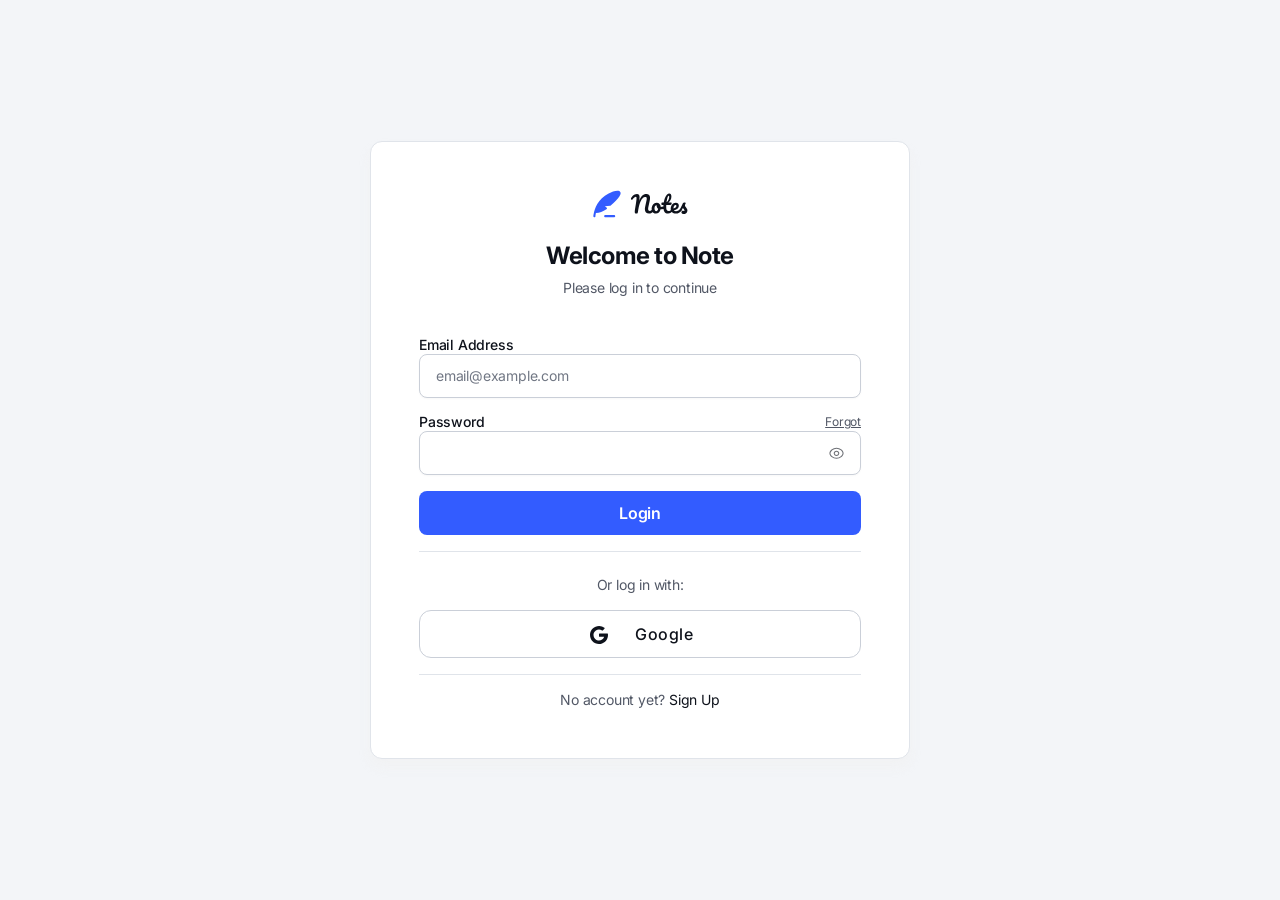
<file: auth/login.html>
<!DOCTYPE html>
<html lang="en">
  <head>
    <meta charset="UTF-8" />
    <meta name="viewport" content="width=device-width, initial-scale=1.0" />
    <link
      rel="icon"
      type="image/png"
      sizes="32x32"
      href="../assets/images/favicon-32x32.png"
    />
    <link rel="stylesheet" href="../css/styles.css" />
    <title>Login | Notes</title>
    <script>
      // Apply saved theme immediately to prevent FOUC
      (function () {
        try {
          const prefs = JSON.parse(
            localStorage.getItem("notes_preferences") || "{}"
          );
          let theme = prefs.colorTheme || "light";
          if (theme === "system") {
            theme = window.matchMedia("(prefers-color-scheme: dark)").matches
              ? "dark"
              : "light";
          }
          document.documentElement.setAttribute("data-theme", theme);
          document.documentElement.setAttribute(
            "data-font",
            prefs.fontTheme || "sans-serif"
          );
        } catch (e) {
          document.documentElement.setAttribute("data-theme", "light");
          document.documentElement.setAttribute("data-font", "sans-serif");
        }
      })();
    </script>
  </head>
  <body>
    <div class="auth-page">
      <div class="auth-card">
        <!-- Logo -->
        <div class="auth-card__logo">
          <img
            src="../assets/images/logo.svg"
            alt="Notes Logo"
            class="logo logo--light"
          />
          <img
            src="../assets/images/logo-dark.svg"
            alt="Notes Logo"
            class="logo logo--dark"
          />
        </div>

        <!-- Header Text -->
        <div class="auth-card__header">
          <h1 class="auth-card__title">Welcome to Note</h1>
          <p class="auth-card__subtitle">Please log in to continue</p>
        </div>

        <!-- Login Form -->
        <form class="auth-form" id="loginForm">
          <!-- Email Field -->
          <div class="form-group">
            <label for="email" class="form-label">Email Address</label>
            <div class="form-field">
              <input
                type="email"
                id="email"
                name="email"
                class="form-input"
                placeholder="email@example.com"
                required
                autocomplete="email"
              />
            </div>
          </div>

          <!-- Password Field -->
          <div class="form-group">
            <div class="form-label-row">
              <label for="password" class="form-label">Password</label>
              <a href="./forgot-password.html" class="form-link">Forgot</a>
            </div>
            <div class="form-field form-field--password">
              <input
                type="password"
                id="password"
                name="password"
                class="form-input"
                placeholder=""
                required
                autocomplete="current-password"
              />
              <button
                type="button"
                class="password-toggle"
                aria-label="Show password"
                data-toggle-password
              >
                <img
                  src="../assets/images/icon-show-password.svg"
                  alt=""
                  class="password-toggle__icon password-toggle__icon--show"
                  aria-hidden="true"
                />
                <img
                  src="../assets/images/icon-hide-password.svg"
                  alt=""
                  class="password-toggle__icon password-toggle__icon--hide"
                  aria-hidden="true"
                  hidden
                />
              </button>
            </div>
          </div>

          <!-- Submit Button -->
          <button type="submit" class="btn btn--primary btn--full btn--large">
            Login
          </button>
        </form>

        <!-- Divider with Social Login -->
        <div class="auth-divider">
          <p class="auth-divider__text">Or log in with:</p>
          <button type="button" class="btn btn--social">
            <img
              src="../assets/images/icon-google.svg"
              alt=""
              class="btn__icon"
              aria-hidden="true"
            />
            <span>Google</span>
          </button>
        </div>

        <!-- Signup Link -->
        <div class="auth-footer">
          <p class="auth-footer__text">
            No account yet?
            <a href="./signup.html" class="auth-footer__link">Sign Up</a>
          </p>
        </div>
      </div>
    </div>

    <script type="module" src="../js/auth.js"></script>
  </body>
</html>
</file>
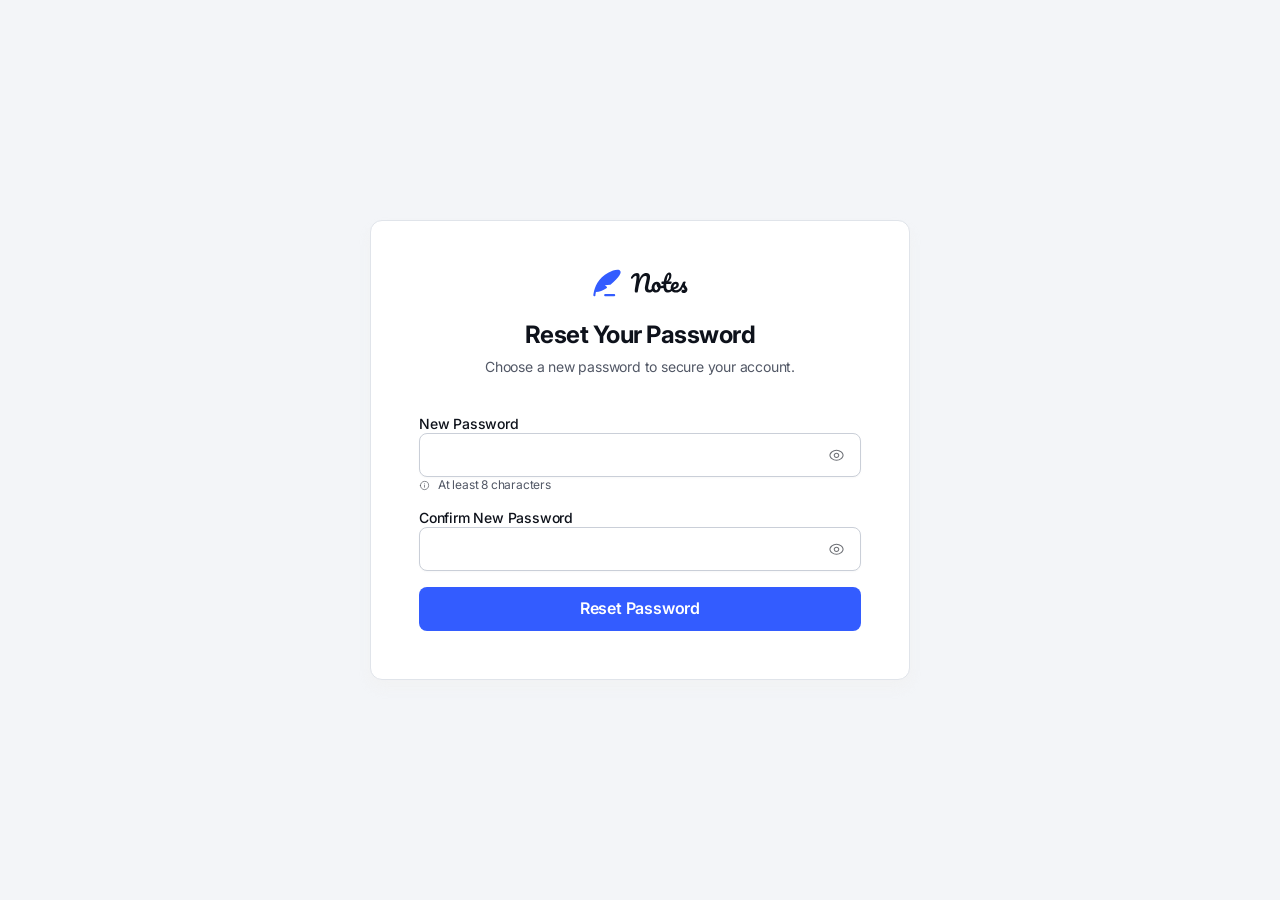
<file: auth/reset-password.html>
<!DOCTYPE html>
<html lang="en">
  <head>
    <meta charset="UTF-8" />
    <meta name="viewport" content="width=device-width, initial-scale=1.0" />
    <link
      rel="icon"
      type="image/png"
      sizes="32x32"
      href="../assets/images/favicon-32x32.png"
    />
    <link rel="stylesheet" href="../css/styles.css" />
    <title>Reset Your Password | Notes</title>
    <script>
      // Apply saved theme immediately to prevent FOUC
      (function () {
        try {
          const prefs = JSON.parse(
            localStorage.getItem("notes_preferences") || "{}"
          );
          let theme = prefs.colorTheme || "light";
          if (theme === "system") {
            theme = window.matchMedia("(prefers-color-scheme: dark)").matches
              ? "dark"
              : "light";
          }
          document.documentElement.setAttribute("data-theme", theme);
          document.documentElement.setAttribute(
            "data-font",
            prefs.fontTheme || "sans-serif"
          );
        } catch (e) {
          document.documentElement.setAttribute("data-theme", "light");
          document.documentElement.setAttribute("data-font", "sans-serif");
        }
      })();
    </script>
  </head>
  <body>
    <div class="auth-page">
      <div class="auth-card">
        <!-- Logo -->
        <div class="auth-card__logo">
          <img
            src="../assets/images/logo.svg"
            alt="Notes Logo"
            class="logo logo--light"
          />
          <img
            src="../assets/images/logo-dark.svg"
            alt="Notes Logo"
            class="logo logo--dark"
          />
        </div>

        <!-- Header Text -->
        <div class="auth-card__header">
          <h1 class="auth-card__title">Reset Your Password</h1>
          <p class="auth-card__subtitle">
            Choose a new password to secure your account.
          </p>
        </div>

        <!-- Reset Password Form -->
        <form class="auth-form" id="resetPasswordForm">
          <!-- New Password Field -->
          <div class="form-group">
            <label for="newPassword" class="form-label">New Password</label>
            <div class="form-field form-field--password">
              <input
                type="password"
                id="newPassword"
                name="newPassword"
                class="form-input"
                placeholder=""
                required
                autocomplete="new-password"
                minlength="8"
              />
              <button
                type="button"
                class="password-toggle"
                aria-label="Show password"
                data-toggle-password
              >
                <img
                  src="../assets/images/icon-show-password.svg"
                  alt=""
                  class="password-toggle__icon password-toggle__icon--show"
                  aria-hidden="true"
                />
                <img
                  src="../assets/images/icon-hide-password.svg"
                  alt=""
                  class="password-toggle__icon password-toggle__icon--hide"
                  aria-hidden="true"
                  hidden
                />
              </button>
            </div>
            <div class="form-hint form-hint--with-icon">
              <img
                src="../assets/images/icon-info.svg"
                alt=""
                class="form-hint__icon"
                aria-hidden="true"
              />
              <span>At least 8 characters</span>
            </div>
          </div>

          <!-- Confirm New Password Field -->
          <div class="form-group">
            <label for="confirmPassword" class="form-label"
              >Confirm New Password</label
            >
            <div class="form-field form-field--password">
              <input
                type="password"
                id="confirmPassword"
                name="confirmPassword"
                class="form-input"
                placeholder=""
                required
                autocomplete="new-password"
                minlength="8"
              />
              <button
                type="button"
                class="password-toggle"
                aria-label="Show password"
                data-toggle-password
              >
                <img
                  src="../assets/images/icon-show-password.svg"
                  alt=""
                  class="password-toggle__icon password-toggle__icon--show"
                  aria-hidden="true"
                />
                <img
                  src="../assets/images/icon-hide-password.svg"
                  alt=""
                  class="password-toggle__icon password-toggle__icon--hide"
                  aria-hidden="true"
                  hidden
                />
              </button>
            </div>
          </div>

          <!-- Submit Button -->
          <button type="submit" class="btn btn--primary btn--full btn--large">
            Reset Password
          </button>
        </form>
      </div>
    </div>

    <script type="module" src="../js/auth.js"></script>
  </body>
</html>
</file>
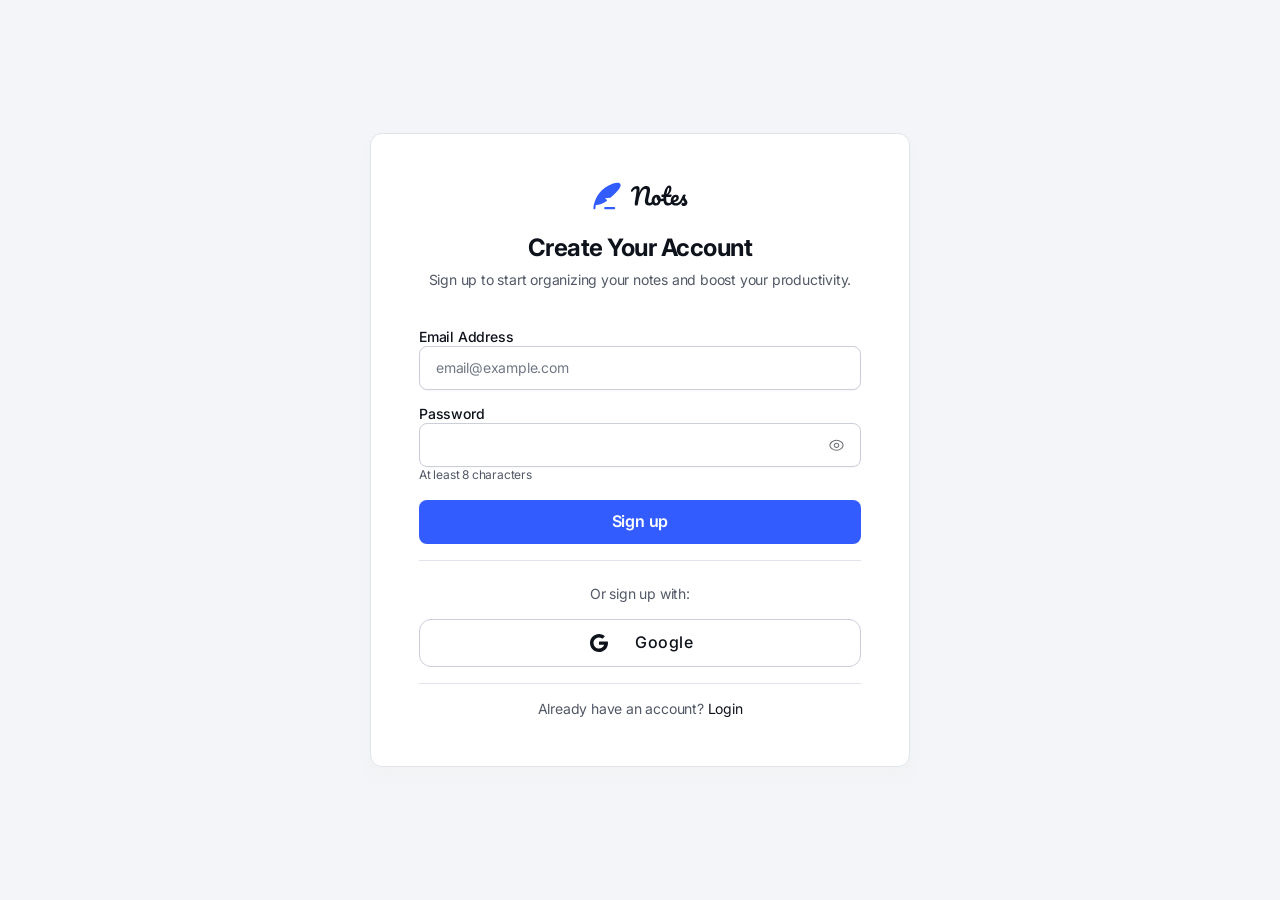
<file: auth/signup.html>
<!DOCTYPE html>
<html lang="en">
  <head>
    <meta charset="UTF-8" />
    <meta name="viewport" content="width=device-width, initial-scale=1.0" />
    <link
      rel="icon"
      type="image/png"
      sizes="32x32"
      href="../assets/images/favicon-32x32.png"
    />
    <link rel="stylesheet" href="../css/styles.css" />
    <title>Sign Up | Notes</title>
    <script>
      // Apply saved theme immediately to prevent FOUC
      (function () {
        try {
          const prefs = JSON.parse(
            localStorage.getItem("notes_preferences") || "{}"
          );
          let theme = prefs.colorTheme || "light";
          if (theme === "system") {
            theme = window.matchMedia("(prefers-color-scheme: dark)").matches
              ? "dark"
              : "light";
          }
          document.documentElement.setAttribute("data-theme", theme);
          document.documentElement.setAttribute(
            "data-font",
            prefs.fontTheme || "sans-serif"
          );
        } catch (e) {
          document.documentElement.setAttribute("data-theme", "light");
          document.documentElement.setAttribute("data-font", "sans-serif");
        }
      })();
    </script>
  </head>
  <body>
    <div class="auth-page">
      <div class="auth-card">
        <!-- Logo -->
        <div class="auth-card__logo">
          <img
            src="../assets/images/logo.svg"
            alt="Notes Logo"
            class="logo logo--light"
          />
          <img
            src="../assets/images/logo-dark.svg"
            alt="Notes Logo"
            class="logo logo--dark"
          />
        </div>

        <!-- Header Text -->
        <div class="auth-card__header">
          <h1 class="auth-card__title">Create Your Account</h1>
          <p class="auth-card__subtitle">
            Sign up to start organizing your notes and boost your productivity.
          </p>
        </div>

        <!-- Signup Form -->
        <form class="auth-form" id="signupForm">
          <!-- Email Field -->
          <div class="form-group">
            <label for="email" class="form-label">Email Address</label>
            <div class="form-field">
              <input
                type="email"
                id="email"
                name="email"
                class="form-input"
                placeholder="email@example.com"
                required
                autocomplete="email"
              />
            </div>
          </div>

          <!-- Password Field -->
          <div class="form-group">
            <label for="password" class="form-label">Password</label>
            <div class="form-field form-field--password">
              <input
                type="password"
                id="password"
                name="password"
                class="form-input"
                placeholder=""
                required
                autocomplete="new-password"
                minlength="8"
              />
              <button
                type="button"
                class="password-toggle"
                aria-label="Show password"
                data-toggle-password
              >
                <img
                  src="../assets/images/icon-show-password.svg"
                  alt=""
                  class="password-toggle__icon password-toggle__icon--show"
                  aria-hidden="true"
                />
                <img
                  src="../assets/images/icon-hide-password.svg"
                  alt=""
                  class="password-toggle__icon password-toggle__icon--hide"
                  aria-hidden="true"
                  hidden
                />
              </button>
            </div>
            <p class="form-hint">At least 8 characters</p>
          </div>

          <!-- Submit Button -->
          <button type="submit" class="btn btn--primary btn--full btn--large">
            Sign up
          </button>
        </form>

        <!-- Divider with Social Login -->
        <div class="auth-divider">
          <p class="auth-divider__text">Or sign up with:</p>
          <button type="button" class="btn btn--social">
            <img
              src="../assets/images/icon-google.svg"
              alt=""
              class="btn__icon"
              aria-hidden="true"
            />
            <span>Google</span>
          </button>
        </div>

        <!-- Login Link -->
        <div class="auth-footer">
          <p class="auth-footer__text">
            Already have an account?
            <a href="./login.html" class="auth-footer__link">Login</a>
          </p>
        </div>
      </div>
    </div>

    <script type="module" src="../js/auth.js"></script>
  </body>
</html>
</file>
<file: css/styles.css>
/* ============================================
   NOTES APP - MAIN STYLESHEET
   Based on Figma Design
   ============================================ */

/* ============================================
   FONTS
   ============================================ */
@font-face {
  font-family: "Inter";
  src: url("../assets/fonts/inter/Inter-VariableFont_opsz,wght.ttf")
    format("truetype");
  font-weight: 100 900;
  font-style: normal;
  font-display: swap;
}

@font-face {
  font-family: "Noto Serif";
  src: url("../assets/fonts/noto-serif/NotoSerif-VariableFont_wdth,wght.ttf")
    format("truetype");
  font-weight: 100 900;
  font-style: normal;
  font-display: swap;
}

@font-face {
  font-family: "Source Code Pro";
  src: url("../assets/fonts/source-code-pro/SourceCodePro-VariableFont_wght.ttf")
    format("truetype");
  font-weight: 100 900;
  font-style: normal;
  font-display: swap;
}

/* ============================================
   CSS CUSTOM PROPERTIES (DESIGN TOKENS)
   ============================================ */
:root {
  /* Spacing */
  --spacing-0: 0;
  --spacing-50: 4px;
  --spacing-75: 6px;
  --spacing-100: 8px;
  --spacing-150: 12px;
  --spacing-200: 16px;
  --spacing-250: 20px;
  --spacing-300: 24px;
  --spacing-400: 32px;
  --spacing-500: 40px;
  --spacing-600: 48px;

  /* Border Radius */
  --radius-4: 4px;
  --radius-6: 6px;
  --radius-8: 8px;
  --radius-10: 10px;
  --radius-12: 12px;
  --radius-16: 16px;
  --radius-full: 9999px;

  /* Font Families */
  --font-sans: "Inter", -apple-system, BlinkMacSystemFont, "Segoe UI",
    sans-serif;
  --font-serif: "Noto Serif", Georgia, "Times New Roman", serif;
  --font-mono: "Source Code Pro", "Fira Code", "Consolas", monospace;

  /* Typography - Text Presets */
  --text-preset-1-size: 24px;
  --text-preset-1-weight: 700;
  --text-preset-1-line-height: 1.2;
  --text-preset-1-letter-spacing: -0.5px;

  --text-preset-2-size: 20px;
  --text-preset-2-weight: 700;
  --text-preset-2-line-height: 1.2;
  --text-preset-2-letter-spacing: -0.4px;

  --text-preset-3-size: 16px;
  --text-preset-3-weight: 600;
  --text-preset-3-line-height: 1.2;
  --text-preset-3-letter-spacing: -0.3px;

  --text-preset-4-size: 14px;
  --text-preset-4-weight: 500;
  --text-preset-4-line-height: 1.2;
  --text-preset-4-letter-spacing: -0.2px;

  --text-preset-5-size: 14px;
  --text-preset-5-weight: 400;
  --text-preset-5-line-height: 1.3;
  --text-preset-5-letter-spacing: -0.2px;

  --text-preset-6-size: 12px;
  --text-preset-6-weight: 400;
  --text-preset-6-line-height: 1.2;
  --text-preset-6-letter-spacing: -0.2px;

  /* Transitions */
  --transition-fast: 150ms ease;
  --transition-base: 250ms ease;
  --transition-slow: 350ms ease;

  /* Shadows */
  --shadow-sm: 0px 1px 2px 0px rgba(10, 13, 20, 0.03);
  --shadow-md: 0px 4px 6px -1px rgba(10, 13, 20, 0.1);
  --shadow-lg: 0px 10px 15px -3px rgba(10, 13, 20, 0.1);

  /* Layout */
  --sidebar-nav-width: 272px;
  --sidebar-notes-width: 290px;
  --sidebar-actions-width: 258px;
  --header-height: 81px;
  --mobile-nav-height: 56px;
  --tablet-nav-height: 74px;
}

/* ============================================
   LIGHT THEME (Default)
   ============================================ */
[data-theme="light"],
:root {
  /* Base Colors */
  --color-white: #ffffff;
  --color-black: #0e121b;

  /* Neutral Colors */
  --color-neutral-50: #f9fafb;
  --color-neutral-100: #f3f5f8;
  --color-neutral-200: #e0e4ea;
  --color-neutral-300: #cacfd8;
  --color-neutral-400: #99a0ae;
  --color-neutral-500: #717784;
  --color-neutral-600: #525866;
  --color-neutral-700: #2b303b;
  --color-neutral-800: #232530;
  --color-neutral-900: #191b25;
  --color-neutral-950: #0e121b;

  /* Blue (Primary) */
  --color-blue-50: #ebf0ff;
  --color-blue-100: #d6e0ff;
  --color-blue-500: #335cff;
  --color-blue-700: #2547d0;

  /* Red (Danger) */
  --color-red-500: #fb3748;
  --color-red-600: #e02d3c;

  /* Green (Success) */
  --color-green-500: #21c55d;

  /* Semantic Colors */
  --color-bg: var(--color-white);
  --color-bg-secondary: var(--color-neutral-100);
  --color-bg-tertiary: var(--color-neutral-200);
  --color-text: var(--color-neutral-950);
  --color-text-secondary: var(--color-neutral-700);
  --color-text-tertiary: var(--color-neutral-500);
  --color-border: var(--color-neutral-200);
  --color-border-strong: var(--color-neutral-300);
  --color-primary: var(--color-blue-500);
  --color-primary-hover: var(--color-blue-700);
  --color-danger: var(--color-red-500);
  --color-danger-hover: var(--color-red-600);
  --color-success: var(--color-green-500);
}

/* ============================================
   DARK THEME
   ============================================ */
[data-theme="dark"] {
  /* Base Colors */
  --color-white: #ffffff;
  --color-black: #0e121b;

  /* Neutral Colors (inverted for dark mode) */
  --color-neutral-50: #0e121b;
  --color-neutral-100: #191b25;
  --color-neutral-200: #232530;
  --color-neutral-300: #2b303b;
  --color-neutral-400: #525866;
  --color-neutral-500: #717784;
  --color-neutral-600: #99a0ae;
  --color-neutral-700: #cacfd8;
  --color-neutral-800: #e0e4ea;
  --color-neutral-900: #f3f5f8;
  --color-neutral-950: #ffffff;

  /* Blue (Primary) */
  --color-blue-50: #1a2747;
  --color-blue-100: #253566;
  --color-blue-500: #335cff;
  --color-blue-700: #5c7cff;

  /* Semantic Colors */
  --color-bg: var(--color-neutral-100);
  --color-bg-secondary: var(--color-neutral-200);
  --color-bg-tertiary: var(--color-neutral-300);
  --color-text: var(--color-neutral-950);
  --color-text-secondary: var(--color-neutral-700);
  --color-text-tertiary: var(--color-neutral-500);
  --color-border: var(--color-neutral-300);
  --color-border-strong: var(--color-neutral-400);
}

/* ============================================
   FONT THEMES
   ============================================ */
[data-font="sans-serif"] {
  --font-body: var(--font-sans);
}

[data-font="serif"] {
  --font-body: var(--font-serif);
}

[data-font="monospace"] {
  --font-body: var(--font-mono);
}

/* ============================================
   CSS RESET & BASE STYLES
   ============================================ */
*,
*::before,
*::after {
  box-sizing: border-box;
  margin: 0;
  padding: 0;
}

html {
  -webkit-text-size-adjust: 100%;
  -webkit-font-smoothing: antialiased;
  -moz-osx-font-smoothing: grayscale;
}

body {
  font-family: var(--font-body, var(--font-sans));
  font-size: var(--text-preset-5-size);
  font-weight: var(--text-preset-5-weight);
  line-height: var(--text-preset-5-line-height);
  letter-spacing: var(--text-preset-5-letter-spacing);
  color: var(--color-text);
  background-color: var(--color-bg);
  min-height: 100vh;
}

img,
svg {
  display: block;
  max-width: 100%;
}

button,
input,
textarea,
select {
  font: inherit;
  color: inherit;
}

button {
  cursor: pointer;
  background: none;
  border: none;
}

a {
  color: inherit;
  text-decoration: none;
}

ul,
ol {
  list-style: none;
}

/* Focus Styles */
:focus-visible {
  outline: 2px solid var(--color-primary);
  outline-offset: 2px;
}

/* Visually Hidden (for accessibility) */
.visually-hidden {
  position: absolute;
  width: 1px;
  height: 1px;
  padding: 0;
  margin: -1px;
  overflow: hidden;
  clip: rect(0, 0, 0, 0);
  white-space: nowrap;
  border: 0;
}

/* ============================================
   LAYOUT - APP CONTAINER
   ============================================ */
.app {
  display: grid;
  grid-template-columns: var(--sidebar-nav-width) 1fr;
  grid-template-rows: 1fr;
  min-height: 100vh;
}

.app--settings {
  grid-template-columns: var(--sidebar-nav-width) 1fr;
}

/* ============================================
   SIDEBAR - NAVIGATION
   ============================================ */
.sidebar {
  display: flex;
  flex-direction: column;
  background-color: var(--color-bg);
  border-right: 1px solid var(--color-border);
}

.sidebar--nav {
  padding: var(--spacing-150) var(--spacing-200);
  gap: var(--spacing-200);
  height: 100vh;
  position: sticky;
  top: 0;
}

.sidebar__logo {
  padding: var(--spacing-150) 0;
}

.logo {
  height: 28px;
  width: auto;
}

/* Logo theme variants */
.logo--light {
  display: block;
}

.logo--dark {
  display: none;
}

[data-theme="dark"] .logo--light {
  display: none;
}

[data-theme="dark"] .logo--dark {
  display: block;
}

/* Dark theme logo adjustment - only invert text, keep feather blue */
[data-theme="dark"] .sidebar__logo .logo {
  filter: none;
}

/* Use CSS filter to make the text white while preserving the blue feather */
[data-theme="dark"] .logo {
  filter: drop-shadow(0 0 0 transparent);
}

.sidebar__nav {
  display: flex;
  flex-direction: column;
  gap: var(--spacing-100);
  flex: 1;
}

/* Navigation List */
.nav-list {
  display: flex;
  flex-direction: column;
  gap: var(--spacing-50);
}

.nav-link {
  display: flex;
  align-items: center;
  gap: var(--spacing-100);
  padding: 10px var(--spacing-150);
  border-radius: var(--radius-8);
  color: var(--color-text-secondary);
  font-size: var(--text-preset-4-size);
  font-weight: var(--text-preset-4-weight);
  line-height: var(--text-preset-4-line-height);
  letter-spacing: var(--text-preset-4-letter-spacing);
  transition: background-color var(--transition-fast),
    color var(--transition-fast);
  width: 100%;
  text-align: left;
}

.nav-link:hover {
  background-color: var(--color-bg-secondary);
}

.nav-link--active {
  background-color: var(--color-bg-secondary);
  color: var(--color-text);
}

/* Active nav-link icon should be blue */
.nav-link--active .nav-link__icon {
  filter: invert(32%) sepia(98%) saturate(2479%) hue-rotate(222deg)
    brightness(100%) contrast(104%);
}

.nav-link__icon {
  width: 20px;
  height: 20px;
  flex-shrink: 0;
}

.nav-link__text {
  flex: 1;
}

.nav-link__chevron {
  width: 16px;
  height: 16px;
  opacity: 0;
  transition: opacity var(--transition-fast);
}

.nav-link--active .nav-link__chevron {
  opacity: 1;
  /* Make chevron blue to match active icon */
  filter: invert(32%) sepia(98%) saturate(2479%) hue-rotate(222deg)
    brightness(100%) contrast(104%);
}

/* Divider */
.divider {
  height: 1px;
  background-color: var(--color-border);
  flex-shrink: 0;
}

/* Tags Section */
.tags-section {
  display: flex;
  flex-direction: column;
  gap: var(--spacing-100);
}

.tags-section__title {
  padding: 0 var(--spacing-100);
  font-size: var(--text-preset-4-size);
  font-weight: var(--text-preset-4-weight);
  color: var(--color-text-tertiary);
}

/* Categories Section */
.categories-section {
  display: flex;
  flex-direction: column;
  gap: var(--spacing-100);
}

.categories-section .nav-list {
  display: flex;
  flex-direction: column;
  gap: var(--spacing-50);
}

.categories-section .nav-link {
  font-size: var(--text-preset-5-size);
}

.categories-section .delete-category-btn {
  opacity: 0;
  transition: opacity var(--transition-fast);
}

.categories-section li:hover .delete-category-btn {
  opacity: 1;
}

.tag-list {
  display: flex;
  flex-direction: column;
  gap: var(--spacing-50);
}

.tag-item {
  display: flex;
  align-items: center;
  gap: var(--spacing-100);
  padding: 10px var(--spacing-150);
  border-radius: var(--radius-8);
  color: var(--color-text-secondary);
  font-size: var(--text-preset-4-size);
  font-weight: var(--text-preset-4-weight);
  cursor: pointer;
  transition: background-color var(--transition-fast);
  width: 100%;
  text-align: left;
}

.tag-item:hover {
  background-color: var(--color-bg-secondary);
}

.tag-item--active {
  background-color: var(--color-bg-secondary);
  color: var(--color-text);
}

.tag-item__icon {
  width: 20px;
  height: 20px;
  flex-shrink: 0;
}

.tag-item__text {
  flex: 1;
}

/* ============================================
   SIDEBAR - NOTES LIST
   ============================================ */
.sidebar--notes {
  grid-column: 1;
  grid-row: 2;
  padding: var(--spacing-250) var(--spacing-200) var(--spacing-250)
    var(--spacing-400);
  gap: var(--spacing-200);
  overflow-y: auto;
  background-color: var(--color-bg);
  height: auto;
  position: static;
}

.notes-list {
  display: flex;
  flex-direction: column;
  gap: var(--spacing-50);
  border-radius: var(--radius-16);
}

/* Note Item */
.note-item {
  display: flex;
  flex-direction: column;
  gap: var(--spacing-150);
  padding: var(--spacing-100);
  border-radius: var(--radius-6);
  cursor: pointer;
  transition: background-color var(--transition-fast);
  overflow: hidden;
}

.note-item:hover {
  background-color: var(--color-bg-secondary);
}

.note-item--active {
  background-color: var(--color-bg-secondary);
}

/* First note item (active) should have background */
.notes-list .note-item:first-child.note-item--active {
  background-color: var(--color-bg-secondary);
}

.note-item__title {
  font-size: var(--text-preset-3-size);
  font-weight: var(--text-preset-3-weight);
  line-height: var(--text-preset-3-line-height);
  letter-spacing: var(--text-preset-3-letter-spacing);
  color: var(--color-text);
}

.note-item__tags {
  display: flex;
  flex-wrap: wrap;
  gap: var(--spacing-50);
}

.note-item__tag {
  display: inline-flex;
  align-items: center;
  justify-content: center;
  padding: 2px var(--spacing-75);
  background-color: var(--color-bg-tertiary);
  border-radius: var(--radius-4);
  font-size: var(--text-preset-6-size);
  font-weight: var(--text-preset-6-weight);
  color: var(--color-text);
}

/* Category badge styling */
.note-item__tag--category {
  background-color: var(--color-blue-50);
  color: var(--color-primary);
  border: 1px solid var(--color-primary);
  font-weight: 500;
}

.note-item__date {
  font-size: var(--text-preset-6-size);
  font-weight: var(--text-preset-6-weight);
  line-height: var(--text-preset-6-line-height);
  letter-spacing: var(--text-preset-6-letter-spacing);
  color: var(--color-text-secondary);
}

/* Note Item Divider - appears between items except after active item */
.note-item + .note-item:not(.note-item--active)::before {
  content: "";
  display: block;
  height: 1px;
  background-color: var(--color-border);
  margin-bottom: var(--spacing-50);
  border-radius: 20px;
}

/* No divider after active item */
.note-item--active + .note-item::before {
  display: none;
}

/* Mobile Notes List - hidden on desktop */
.notes-list--inline {
  display: none;
}

/* ============================================
   MAIN CONTENT
   ============================================ */
.main-content {
  display: grid;
  grid-template-columns: var(--sidebar-notes-width) 1fr var(
      --sidebar-actions-width
    );
  grid-template-rows: var(--header-height) 1fr;
  min-height: 100vh;
  overflow: hidden;
}

.main-content--settings {
  grid-template-columns: 258px 1fr;
  grid-template-rows: var(--header-height) 1fr;
}

/* Page Header */
.page-header {
  grid-column: 1 / -1;
  grid-row: 1;
  display: flex;
  align-items: center;
  justify-content: space-between;
  padding: 0 var(--spacing-400);
  height: var(--header-height);
  border-bottom: 1px solid var(--color-border);
  background-color: var(--color-bg);
  position: sticky;
  top: 0;
  z-index: 10;
}

.page-header__title {
  font-size: var(--text-preset-1-size);
  font-weight: var(--text-preset-1-weight);
  line-height: var(--text-preset-1-line-height);
  letter-spacing: var(--text-preset-1-letter-spacing);
  color: var(--color-text);
}

.page-header__actions {
  display: flex;
  align-items: center;
  gap: var(--spacing-200);
}

/* Search Box */
.search-box {
  display: flex;
  align-items: center;
  gap: var(--spacing-100);
  padding: var(--spacing-150) var(--spacing-200);
  background-color: var(--color-bg);
  border: 1px solid var(--color-border-strong);
  border-radius: var(--radius-8);
  box-shadow: var(--shadow-sm);
  width: 300px;
  transition: border-color var(--transition-fast);
}

.search-box:focus-within {
  border-color: var(--color-primary);
}

.search-box__icon {
  width: 16.67px;
  height: 16.67px;
  flex-shrink: 0;
}

.search-box__input {
  flex: 1;
  border: none;
  background: transparent;
  font-size: var(--text-preset-5-size);
  color: var(--color-text);
}

.search-box__input::placeholder {
  color: var(--color-text-tertiary);
}

.search-box__input:focus {
  outline: none;
}

.search-box--full {
  flex: 1;
  width: auto;
}

/* ============================================
   NOTE EDITOR
   ============================================ */
.note-editor {
  grid-column: 2;
  grid-row: 2;
  display: flex;
  flex-direction: column;
  padding: var(--spacing-250) var(--spacing-300);
  border-right: 1px solid var(--color-border);
  background-color: var(--color-bg);
  overflow-y: auto;
  min-height: 0;
}

/* Empty State */
.empty-state {
  display: flex;
  align-items: center;
  justify-content: center;
  flex: 1;
  text-align: center;
  padding: var(--spacing-400);
}

.empty-state__text {
  color: var(--color-text-tertiary);
  max-width: 400px;
}

/* Note Content */
.note-content {
  display: flex;
  flex-direction: column;
  gap: var(--spacing-200);
  flex: 1;
  min-height: 0;
}

.note-content__header {
  display: flex;
  flex-direction: column;
  gap: var(--spacing-100);
}

.note-content__title {
  font-size: var(--text-preset-1-size);
  font-weight: var(--text-preset-1-weight);
  line-height: var(--text-preset-1-line-height);
  letter-spacing: var(--text-preset-1-letter-spacing);
  color: var(--color-text);
  border: none;
  background: transparent;
  width: 100%;
}

.note-content__title::placeholder {
  color: var(--color-text-tertiary);
}

.note-content__title:focus {
  outline: none;
}

/* Meta Items (Properties) */
.note-content__meta {
  display: flex;
  flex-direction: column;
  gap: var(--spacing-100);
}

.meta-item {
  display: flex;
  align-items: center;
  gap: var(--spacing-100);
}

.meta-item__icon {
  width: 16px;
  height: 16px;
  flex-shrink: 0;
}

.meta-item__label {
  font-size: var(--text-preset-5-size);
  font-weight: var(--text-preset-5-weight);
  line-height: var(--text-preset-5-line-height);
  letter-spacing: var(--text-preset-5-letter-spacing);
  color: var(--color-text-secondary);
}

/* Container for icon and label */
.meta-item__name {
  display: flex;
  align-items: center;
  gap: var(--spacing-75);
  width: 115px;
  flex-shrink: 0;
  padding: var(--spacing-50) 0;
  border-radius: 36px;
}

.meta-item__input {
  flex: 1;
  border: none;
  background: transparent;
  font-size: var(--text-preset-5-size);
  font-weight: var(--text-preset-5-weight);
  line-height: var(--text-preset-5-line-height);
  letter-spacing: var(--text-preset-5-letter-spacing);
  color: var(--color-text);
}

.meta-item__input::placeholder {
  color: var(--color-text-tertiary);
}

.meta-item__input:focus {
  outline: none;
}

.meta-item__value {
  flex: 1;
  font-size: var(--text-preset-5-size);
  font-weight: var(--text-preset-5-weight);
  line-height: var(--text-preset-5-line-height);
  letter-spacing: var(--text-preset-5-letter-spacing);
  color: var(--color-text-secondary);
}

/* Note Body */
.note-content__body {
  flex: 1;
  min-height: 300px;
  border: none;
  background: transparent;
  font-size: var(--text-preset-5-size);
  font-weight: var(--text-preset-5-weight);
  line-height: var(--text-preset-5-line-height);
  letter-spacing: var(--text-preset-5-letter-spacing);
  color: var(--color-neutral-800);
  resize: none;
}

.note-content__body::placeholder {
  color: var(--color-text-tertiary);
}

.note-content__body:focus {
  outline: none;
}

/* Rich Text Editor Styles */
.note-content__body--rich {
  overflow-y: auto;
  padding: var(--spacing-100);
  border-radius: var(--radius-4);
}

.note-content__body--rich:empty::before {
  content: attr(data-placeholder);
  color: var(--color-text-tertiary);
  pointer-events: none;
}

.note-content__body--rich:focus {
  background-color: var(--color-bg-secondary);
}

/* Rich text content styling */
.note-content__body--rich strong,
.note-content__body--rich b {
  font-weight: 700;
}

.note-content__body--rich em,
.note-content__body--rich i {
  font-style: italic;
}

.note-content__body--rich u {
  text-decoration: underline;
}

.note-content__body--rich s {
  text-decoration: line-through;
}

.note-content__body--rich ul,
.note-content__body--rich ol {
  margin: var(--spacing-100) 0;
  padding-left: var(--spacing-300);
}

.note-content__body--rich li {
  margin: var(--spacing-50) 0;
}

.note-content__body--rich ul li {
  list-style-type: disc;
}

.note-content__body--rich ol li {
  list-style-type: decimal;
}

/* Formatting Toolbar */
.formatting-toolbar {
  display: flex;
  align-items: center;
  gap: var(--spacing-50);
  padding: var(--spacing-100);
  background-color: var(--color-bg-secondary);
  border-radius: var(--radius-8);
  flex-wrap: wrap;
}

.formatting-btn {
  display: inline-flex;
  align-items: center;
  justify-content: center;
  width: 32px;
  height: 32px;
  border: none;
  background: transparent;
  border-radius: var(--radius-4);
  cursor: pointer;
  color: var(--color-text-secondary);
  font-size: 14px;
  transition: background-color var(--transition-fast), color var(--transition-fast);
}

.formatting-btn:hover {
  background-color: var(--color-bg-tertiary);
  color: var(--color-text);
}

.formatting-btn:active,
.formatting-btn.active {
  background-color: var(--color-primary);
  color: var(--color-white);
}

.formatting-btn svg {
  width: 16px;
  height: 16px;
}

.formatting-divider {
  width: 1px;
  height: 20px;
  background-color: var(--color-border);
  margin: 0 var(--spacing-50);
}

/* Note Actions */
.note-content__actions {
  display: flex;
  gap: var(--spacing-200);
}

/* ============================================
   SIDEBAR - ACTIONS
   ============================================ */
.sidebar--actions {
  grid-column: 3;
  grid-row: 2;
  display: flex;
  flex-direction: column;
  gap: var(--spacing-150);
  padding: var(--spacing-250) 0 var(--spacing-250) var(--spacing-200);
  border-right: none;
  border-left: none;
  height: auto;
  position: static;
}

/* ============================================
   BUTTONS
   ============================================ */
.btn {
  display: inline-flex;
  align-items: center;
  justify-content: center;
  gap: var(--spacing-100);
  padding: var(--spacing-150) var(--spacing-200);
  border-radius: var(--radius-8);
  font-size: var(--text-preset-4-size);
  font-weight: var(--text-preset-4-weight);
  line-height: var(--text-preset-4-line-height);
  letter-spacing: var(--text-preset-4-letter-spacing);
  transition: background-color var(--transition-fast),
    color var(--transition-fast), border-color var(--transition-fast),
    opacity var(--transition-fast);
}

.btn:focus-visible {
  outline: 2px solid var(--color-primary);
  outline-offset: 2px;
}

.btn:disabled {
  opacity: 0.5;
  cursor: not-allowed;
}

/* Primary Button */
.btn--primary {
  background-color: var(--color-primary);
  color: var(--color-white);
}

.btn--primary:hover:not(:disabled) {
  background-color: var(--color-primary-hover);
}

.btn--primary:focus-visible {
  outline-color: var(--color-primary);
}

/* Secondary Button */
.btn--secondary {
  background-color: var(--color-bg-secondary);
  color: var(--color-neutral-600);
}

.btn--secondary:hover:not(:disabled) {
  background-color: var(--color-bg-tertiary);
  color: var(--color-text);
}

.btn--secondary:focus-visible {
  outline-color: var(--color-primary);
  color: var(--color-text);
}

/* Outline/Border Button */
.btn--outline {
  background-color: transparent;
  border: 1px solid var(--color-border-strong);
  color: var(--color-text);
  justify-content: flex-start;
}

.btn--outline:hover:not(:disabled) {
  background-color: var(--color-bg-secondary);
  color: var(--color-neutral-600);
}

.btn--outline:hover:not(:disabled) img {
  opacity: 0.7;
}

.btn--outline:focus-visible {
  outline-color: var(--color-primary);
}

.btn--outline img {
  width: 16.67px;
  height: 16.67px;
  transition: opacity var(--transition-fast);
}

/* Danger Button */
.btn--danger {
  background-color: var(--color-danger);
  color: var(--color-white);
}

.btn--danger:hover:not(:disabled) {
  background-color: var(--color-danger-hover);
}

.btn--danger:focus-visible {
  outline-color: var(--color-danger);
}

.btn--icon {
  padding: 0;
  border-radius: var(--radius-10);
  width: 42px;
  height: 42px;
  display: flex;
  align-items: center;
  justify-content: center;
}

.btn--icon img {
  width: 24px;
  height: 24px;
}

.btn--icon--active {
  background-color: var(--color-bg-secondary);
}

.btn--full {
  width: 100%;
}

.btn img {
  width: 16px;
  height: 16px;
  flex-shrink: 0;
}

/* ============================================
   MOBILE NAVIGATION
   ============================================ */
.mobile-nav {
  display: none;
  position: fixed;
  bottom: 0;
  left: 0;
  right: 0;
  height: var(--mobile-nav-height);
  background-color: var(--color-bg);
  border-top: 1px solid var(--color-border);
  box-shadow: 0px -4px 6px 0px rgba(240, 240, 240, 0.6);
  z-index: 100;
}

[data-theme="dark"] .mobile-nav {
  box-shadow: 0px -4px 6px 0px rgba(0, 0, 0, 0.3);
}

.mobile-nav__item {
  display: flex;
  flex-direction: column;
  align-items: center;
  justify-content: center;
  gap: var(--spacing-50);
  flex: 1;
  padding: var(--spacing-50);
  color: var(--color-neutral-600);
  font-size: var(--text-preset-6-size);
  font-weight: var(--text-preset-6-weight);
  line-height: var(--text-preset-6-line-height);
  letter-spacing: var(--text-preset-6-letter-spacing);
  transition: color var(--transition-fast),
    background-color var(--transition-fast);
  border-radius: var(--radius-4);
  text-decoration: none;
}

[data-theme="dark"] .mobile-nav__item {
  color: var(--color-neutral-400);
}

.mobile-nav__item:hover {
  color: var(--color-neutral-950);
}

[data-theme="dark"] .mobile-nav__item:hover {
  color: var(--color-neutral-200);
}

.mobile-nav__item--active {
  background-color: var(--color-blue-50);
  color: var(--color-primary);
}

[data-theme="dark"] .mobile-nav__item--active {
  background-color: var(--color-blue-50);
  color: var(--color-primary);
}

.mobile-nav__item img {
  width: 24px;
  height: 24px;
}

/* Hide labels on mobile, show on tablet */
.mobile-nav__item span {
  display: none;
}

/* Dividers between items (tablet only) */
.mobile-nav__divider {
  display: none;
  width: 1px;
  align-self: stretch;
  background-color: var(--color-neutral-100);
}

[data-theme="dark"] .mobile-nav__divider {
  background-color: var(--color-neutral-800);
}

/* Mobile nav icon colors */
.mobile-nav__item img {
  filter: none;
}

[data-theme="dark"] .mobile-nav__item img {
  filter: brightness(0) invert(0.6);
}

[data-theme="dark"] .mobile-nav__item:hover img {
  filter: brightness(0) invert(0.8);
}

/* Active state icon - blue filter (works for both light and dark) */
.mobile-nav__item--active img {
  filter: invert(32%) sepia(98%) saturate(2479%) hue-rotate(222deg)
    brightness(100%) contrast(104%);
}

[data-theme="dark"] .mobile-nav__item--active img {
  filter: invert(32%) sepia(98%) saturate(2479%) hue-rotate(222deg)
    brightness(100%) contrast(104%);
}

/* FAB (Floating Action Button) */
.fab {
  display: none;
  position: fixed;
  bottom: calc(var(--mobile-nav-height) + var(--spacing-200));
  right: var(--spacing-200);
  width: 56px;
  height: 56px;
  background-color: var(--color-primary);
  border-radius: 50%;
  box-shadow: var(--shadow-lg);
  z-index: 99;
  transition: background-color var(--transition-fast),
    transform var(--transition-fast);
}

.fab:hover {
  background-color: var(--color-primary-hover);
  transform: scale(1.05);
}

.fab img {
  width: 24px;
  height: 24px;
  filter: brightness(0) invert(1);
}

/* ============================================
   OVERLAYS (Mobile)
   ============================================ */
.overlay {
  position: fixed;
  inset: 0;
  background-color: var(--color-bg);
  z-index: 200;
  display: flex;
  flex-direction: column;
}

.overlay__header {
  display: flex;
  align-items: center;
  gap: var(--spacing-200);
  padding: var(--spacing-200);
  border-bottom: 1px solid var(--color-border);
}

.overlay__title {
  font-size: var(--text-preset-3-size);
  font-weight: var(--text-preset-3-weight);
  color: var(--color-text);
}

.overlay__content {
  flex: 1;
  overflow-y: auto;
  padding: var(--spacing-200);
}

/* ============================================
   MODALS
   ============================================ */
.modal {
  position: fixed;
  inset: 0;
  display: flex;
  align-items: center;
  justify-content: center;
  z-index: 300;
}

.modal__backdrop {
  position: absolute;
  inset: 0;
  background-color: rgba(14, 18, 27, 0.5);
}

.modal__content {
  position: relative;
  background-color: var(--color-bg);
  border: 1px solid var(--color-neutral-200);
  border-radius: var(--radius-12);
  max-width: 440px;
  width: calc(100% - var(--spacing-400));
  display: flex;
  flex-direction: column;
}

.modal__top {
  display: flex;
  align-items: flex-start;
  gap: var(--spacing-200);
  padding: var(--spacing-250);
}

.modal__icon {
  display: flex;
  align-items: center;
  justify-content: center;
  width: 40px;
  height: 40px;
  background-color: var(--color-bg-secondary);
  border-radius: var(--radius-8);
  flex-shrink: 0;
}

.modal__icon img {
  width: 24px;
  height: 24px;
}

.modal__body {
  display: flex;
  flex-direction: column;
  gap: 6px;
  flex: 1;
  min-width: 0;
}

.modal__title {
  font-size: var(--text-preset-3-size);
  font-weight: var(--text-preset-3-weight);
  line-height: var(--text-preset-3-line-height);
  letter-spacing: var(--text-preset-3-letter-spacing);
  color: var(--color-text);
}

.modal__text {
  font-size: var(--text-preset-5-size);
  font-weight: var(--text-preset-5-weight);
  line-height: var(--text-preset-5-line-height);
  letter-spacing: var(--text-preset-5-letter-spacing);
  color: var(--color-text-secondary);
}

.modal__divider {
  height: 1px;
  width: 100%;
  background-color: var(--color-neutral-200);
}

.modal__actions {
  display: flex;
  justify-content: flex-end;
  gap: var(--spacing-200);
  padding: var(--spacing-200) var(--spacing-250);
}

/* Dark mode modal adjustments */
[data-theme="dark"] .modal__content {
  border-color: var(--color-neutral-800);
}

/* ============================================
   AUTH PAGES (Login, Signup, Forgot Password)
   ============================================ */
.auth-page {
  min-height: 100vh;
  display: flex;
  align-items: center;
  justify-content: center;
  background-color: var(--color-bg-secondary);
  padding: var(--spacing-200);
}

.auth-card {
  display: flex;
  flex-direction: column;
  gap: var(--spacing-200);
  width: 100%;
  max-width: 540px;
  background-color: var(--color-bg);
  border: 1px solid var(--color-neutral-200);
  border-radius: var(--radius-12);
  padding: var(--spacing-600);
  box-shadow: 0px 8px 12px 0px rgba(240, 240, 240, 0.6);
}

.auth-card__logo {
  display: flex;
  justify-content: center;
  padding-bottom: var(--spacing-100);
}

.auth-card__logo .logo {
  height: 28px;
  width: auto;
}

.auth-card__header {
  display: flex;
  flex-direction: column;
  gap: var(--spacing-100);
  text-align: center;
}

.auth-card__title {
  font-size: var(--text-preset-1-size);
  font-weight: var(--text-preset-1-weight);
  line-height: var(--text-preset-1-line-height);
  letter-spacing: var(--text-preset-1-letter-spacing);
  color: var(--color-text);
}

.auth-card__subtitle {
  font-size: var(--text-preset-5-size);
  font-weight: var(--text-preset-5-weight);
  line-height: var(--text-preset-5-line-height);
  letter-spacing: var(--text-preset-5-letter-spacing);
  color: var(--color-neutral-600);
}

/* Auth Form */
.auth-form {
  display: flex;
  flex-direction: column;
  gap: var(--spacing-200);
  padding-top: var(--spacing-300);
}

.form-group {
  display: flex;
  flex-direction: column;
  gap: var(--spacing-075);
}

.form-label-row {
  display: flex;
  justify-content: space-between;
  align-items: center;
}

.form-label {
  font-size: var(--text-preset-4-size);
  font-weight: var(--text-preset-4-weight);
  line-height: var(--text-preset-4-line-height);
  letter-spacing: var(--text-preset-4-letter-spacing);
  color: var(--color-text);
}

.form-link {
  font-size: 12px;
  font-weight: 400;
  line-height: 1.4;
  color: var(--color-neutral-600);
  text-decoration: underline;
}

.form-link:hover {
  color: var(--color-text);
}

.form-field {
  position: relative;
}

.form-input {
  width: 100%;
  padding: var(--spacing-150) var(--spacing-200);
  font-size: var(--text-preset-5-size);
  font-weight: var(--text-preset-5-weight);
  line-height: var(--text-preset-5-line-height);
  letter-spacing: var(--text-preset-5-letter-spacing);
  color: var(--color-text);
  background-color: var(--color-bg);
  border: 1px solid var(--color-neutral-300);
  border-radius: var(--radius-8);
  box-shadow: 0px 1px 2px 0px rgba(10, 13, 20, 0.03);
  transition: border-color 0.2s ease, box-shadow 0.2s ease;
}

.form-input::placeholder {
  color: var(--color-neutral-500);
}

.form-input:focus {
  outline: none;
  border-color: var(--color-primary);
  box-shadow: 0 0 0 2px rgba(51, 92, 255, 0.1);
}

.form-input:invalid:not(:placeholder-shown) {
  border-color: var(--color-red-500);
}

.form-field--password .form-input {
  padding-right: 48px;
}

.password-toggle {
  position: absolute;
  right: var(--spacing-200);
  top: 50%;
  transform: translateY(-50%);
  background: none;
  border: none;
  cursor: pointer;
  padding: 0;
  display: flex;
  align-items: center;
  justify-content: center;
}

.password-toggle__icon {
  width: 17px;
  height: 17px;
  opacity: 0.6;
}

.password-toggle:hover .password-toggle__icon {
  opacity: 1;
}

.form-hint {
  font-size: 12px;
  font-weight: 400;
  line-height: 1.4;
  color: var(--color-neutral-600);
}

.form-hint--with-icon {
  display: flex;
  align-items: center;
  gap: var(--spacing-100);
}

.form-hint__icon {
  width: 11px;
  height: 11px;
  opacity: 0.7;
}

/* Auth buttons */
.btn--full {
  width: 100%;
}

.btn--large {
  height: 44px;
  font-size: var(--text-preset-3-size);
  font-weight: var(--text-preset-3-weight);
}

.btn--social {
  display: flex;
  align-items: center;
  justify-content: center;
  width: 100%;
  height: 48px;
  padding: var(--spacing-200) var(--spacing-150);
  background-color: transparent;
  border: 1px solid var(--color-neutral-300);
  border-radius: var(--radius-12);
  font-size: 16px;
  font-weight: 500;
  letter-spacing: 0.5px;
  color: var(--color-text);
  cursor: pointer;
  transition: background-color 0.2s ease, border-color 0.2s ease;
}

.btn--social:hover {
  background-color: var(--color-bg-secondary);
  border-color: var(--color-neutral-400);
}

.btn--social .btn__icon {
  width: 24px;
  height: 25px;
  margin-right: var(--spacing-200);
}

/* Auth Divider */
.auth-divider {
  display: flex;
  flex-direction: column;
  align-items: center;
  gap: var(--spacing-200);
  padding-top: var(--spacing-300);
  border-top: 1px solid var(--color-neutral-200);
}

.auth-divider__text {
  font-size: var(--text-preset-5-size);
  font-weight: var(--text-preset-5-weight);
  line-height: var(--text-preset-5-line-height);
  letter-spacing: var(--text-preset-5-letter-spacing);
  color: var(--color-neutral-600);
}

/* Auth Footer */
.auth-footer {
  text-align: center;
  border-top: 1px solid var(--color-neutral-200);
  padding-top: var(--spacing-200);
}

.auth-footer__text {
  font-size: var(--text-preset-5-size);
  font-weight: var(--text-preset-5-weight);
  line-height: var(--text-preset-5-line-height);
  letter-spacing: var(--text-preset-5-letter-spacing);
  color: var(--color-neutral-600);
}

.auth-footer__link {
  color: var(--color-text);
  font-weight: 400;
  text-decoration: none;
  display: inline-flex;
  align-items: center;
  gap: var(--spacing-050);
}

.auth-footer__link:hover {
  text-decoration: underline;
}

.auth-footer__icon {
  width: 16px;
  height: 16px;
}

/* Dark mode auth styles */
[data-theme="dark"] .auth-page {
  background-color: var(--color-neutral-50);
}

[data-theme="dark"] .auth-card {
  background-color: var(--color-neutral-100);
  border-color: var(--color-neutral-300);
  box-shadow: 0px 8px 12px 0px rgba(0, 0, 0, 0.3);
}

[data-theme="dark"] .auth-card__title {
  color: var(--color-neutral-950);
}

[data-theme="dark"] .auth-card__subtitle {
  color: var(--color-neutral-600);
}

[data-theme="dark"] .form-label {
  color: var(--color-neutral-950);
}

[data-theme="dark"] .form-link {
  color: var(--color-neutral-600);
}

[data-theme="dark"] .form-link:hover {
  color: var(--color-neutral-700);
}

[data-theme="dark"] .form-input {
  background-color: var(--color-neutral-100);
  border-color: var(--color-neutral-300);
  color: var(--color-neutral-950);
}

[data-theme="dark"] .form-input::placeholder {
  color: var(--color-neutral-500);
}

[data-theme="dark"] .form-input:focus {
  border-color: var(--color-primary);
}

[data-theme="dark"] .form-hint {
  color: var(--color-neutral-600);
}

[data-theme="dark"] .form-hint__icon {
  filter: brightness(0) invert(0.7);
}

[data-theme="dark"] .password-toggle__icon {
  filter: brightness(0) invert(0.7);
}

[data-theme="dark"] .btn--social {
  background-color: var(--color-neutral-100);
  border-color: var(--color-neutral-300);
  color: var(--color-neutral-950);
}

[data-theme="dark"] .btn--social:hover {
  border-color: var(--color-neutral-400);
  background-color: var(--color-neutral-200);
}

[data-theme="dark"] .auth-divider__text {
  color: var(--color-neutral-600);
}

[data-theme="dark"] .auth-divider,
[data-theme="dark"] .auth-footer {
  border-color: var(--color-neutral-300);
}

[data-theme="dark"] .auth-footer__text {
  color: var(--color-neutral-600);
}

[data-theme="dark"] .auth-footer__link {
  color: var(--color-neutral-950);
}

[data-theme="dark"] .auth-footer__icon {
  filter: brightness(0) invert(1);
}

/* ============================================
   TOAST NOTIFICATIONS
   ============================================ */
.toast {
  position: fixed;
  bottom: var(--spacing-300);
  left: 50%;
  transform: translateX(-50%);
  display: flex;
  align-items: center;
  gap: var(--spacing-100);
  width: 390px;
  max-width: calc(100vw - 32px);
  padding: var(--spacing-100);
  background-color: white;
  border: 1px solid var(--color-neutral-200);
  border-radius: var(--radius-8);
  box-shadow: 0px 16px 32px -12px rgba(14, 18, 27, 0.1);
  z-index: 400;
  animation: toast-slide-in 0.3s ease;
  overflow: hidden;
}

[data-theme="dark"] .toast {
  background-color: var(--color-bg);
  border-color: var(--color-border);
}

@keyframes toast-slide-in {
  from {
    opacity: 0;
    transform: translateX(-50%) translateY(20px);
  }
  to {
    opacity: 1;
    transform: translateX(-50%) translateY(0);
  }
}

.toast__icon {
  width: 16px;
  height: 16px;
  flex-shrink: 0;
}

/* Success icon should be green */
.toast--success .toast__icon {
  filter: none;
}

.toast__message {
  flex: 1;
  font-size: var(--text-preset-6-size);
  font-weight: var(--text-preset-6-weight);
  line-height: 1.2;
  letter-spacing: -0.2px;
  color: var(--color-text);
}

.toast__link {
  font-size: var(--text-preset-6-size);
  font-weight: var(--text-preset-6-weight);
  line-height: 1.2;
  letter-spacing: -0.2px;
  color: var(--color-text);
  text-decoration: underline;
  flex-shrink: 0;
}

.toast__link:hover {
  color: var(--color-primary);
}

.toast__close {
  display: flex;
  align-items: center;
  justify-content: center;
  width: 16px;
  height: 16px;
  flex-shrink: 0;
  padding: 0;
  background: none;
  border: none;
  cursor: pointer;
}

.toast__close img {
  width: 16px;
  height: 16px;
  opacity: 0.5;
}

.toast__close:hover img {
  opacity: 0.8;
}

/* ============================================
   SETTINGS PAGE
   ============================================ */
.sidebar--settings-menu {
  grid-column: 1;
  grid-row: 2;
  padding: var(--spacing-250) var(--spacing-200) var(--spacing-250)
    var(--spacing-400);
  gap: var(--spacing-100);
  height: auto;
  position: static;
  width: 258px;
}

.settings-nav {
  display: flex;
  flex-direction: column;
  gap: 0;
}

.settings-nav__item {
  display: flex;
  align-items: center;
  gap: var(--spacing-100);
  padding: var(--spacing-100);
  border-radius: var(--radius-6);
  color: var(--color-text-secondary);
  font-size: var(--text-preset-4-size);
  font-weight: var(--text-preset-4-weight);
  line-height: 1.2;
  letter-spacing: -0.2px;
  width: 100%;
  text-align: left;
  transition: background-color var(--transition-fast),
    color var(--transition-fast);
}

.settings-nav__item:hover {
  background-color: var(--color-bg-secondary);
}

.settings-nav__item--active {
  background-color: var(--color-bg-secondary);
  color: var(--color-text);
}

.settings-nav__item span {
  flex: 1;
}

.settings-nav__icon {
  width: 20px;
  height: 20px;
  flex-shrink: 0;
}

.settings-nav__chevron {
  width: 6px;
  height: 10px;
  flex-shrink: 0;
  opacity: 0;
  transition: opacity var(--transition-fast);
}

.settings-nav__item--active .settings-nav__chevron {
  opacity: 1;
}

.sidebar--settings-menu .divider {
  margin: var(--spacing-100) 0;
}

/* Settings Content */
.settings-content {
  grid-column: 2;
  grid-row: 2;
  padding: var(--spacing-400);
  padding-left: 32px;
}

.settings-section {
  width: 528px;
  max-width: 100%;
  display: flex;
  flex-direction: column;
  gap: var(--spacing-300);
}

.settings-section__header {
  display: flex;
  flex-direction: column;
  gap: 4px;
}

.settings-section__title {
  font-size: var(--text-preset-3-size);
  font-weight: var(--text-preset-3-weight);
  line-height: var(--text-preset-3-line-height);
  letter-spacing: var(--text-preset-3-letter-spacing);
  color: var(--color-text);
}

.settings-section__description {
  font-size: var(--text-preset-5-size);
  font-weight: var(--text-preset-5-weight);
  line-height: var(--text-preset-5-line-height);
  letter-spacing: var(--text-preset-5-letter-spacing);
  color: var(--color-text-secondary);
}

.settings-section__body {
  /* Contains theme options */
}

.settings-section__footer {
  display: flex;
  justify-content: flex-end;
}

/* Settings Form (Change Password) */
.settings-form {
  display: flex;
  flex-direction: column;
  gap: var(--spacing-300);
}

.settings-form__body {
  display: flex;
  flex-direction: column;
  gap: var(--spacing-300);
}

.settings-form__footer {
  display: flex;
  justify-content: flex-end;
}

.btn--apply {
  padding: var(--spacing-150) var(--spacing-200);
}

/* Theme Options */
.theme-options {
  display: flex;
  flex-direction: column;
  gap: var(--spacing-200);
  border: none;
  padding: 0;
  margin: 0;
}

.theme-option {
  cursor: pointer;
}

.theme-option__input {
  position: absolute;
  opacity: 0;
  pointer-events: none;
}

.theme-option__card {
  display: flex;
  align-items: center;
  gap: var(--spacing-200);
  padding: var(--spacing-200);
  height: 72px;
  background-color: var(--color-bg);
  border: 1px solid var(--color-border);
  border-radius: var(--radius-12);
  transition: border-color var(--transition-fast),
    background-color var(--transition-fast);
  box-sizing: border-box;
}

.theme-option__card:hover {
  background-color: var(--color-bg-secondary);
}

.theme-option__input:checked + .theme-option__card {
  background-color: var(--color-bg-secondary);
  border-color: var(--color-border);
}

.theme-option__input:focus-visible + .theme-option__card {
  outline: 2px solid var(--color-primary);
  outline-offset: 2px;
}

.theme-option__icon {
  display: flex;
  align-items: center;
  justify-content: center;
  width: 40px;
  height: 40px;
  background-color: white;
  border: 1px solid var(--color-border);
  border-radius: var(--radius-12);
  flex-shrink: 0;
}

.theme-option__icon img {
  width: 24px;
  height: 24px;
}

.theme-option__content {
  flex: 1;
  display: flex;
  flex-direction: column;
  gap: var(--spacing-75);
}

.theme-option__title {
  font-size: var(--text-preset-4-size);
  font-weight: var(--text-preset-4-weight);
  line-height: 1.2;
  letter-spacing: -0.2px;
  color: var(--color-text);
}

.theme-option__description {
  font-size: var(--text-preset-6-size);
  font-weight: var(--text-preset-6-weight);
  line-height: 1.2;
  letter-spacing: -0.2px;
  color: var(--color-text-secondary);
}

/* Radio button visual */
.theme-option__radio {
  width: 16px;
  height: 16px;
  border-radius: 999px;
  background-color: var(--color-border);
  position: relative;
  flex-shrink: 0;
  transition: background-color var(--transition-fast),
    border-radius var(--transition-fast);
}

.theme-option__radio::after {
  content: "";
  position: absolute;
  top: 2px;
  left: 2px;
  width: 12px;
  height: 12px;
  border-radius: 12px;
  background-color: white;
  transition: all var(--transition-fast);
}

.theme-option__input:checked + .theme-option__card .theme-option__radio {
  background-color: var(--color-primary);
  border-radius: 12px;
}

.theme-option__input:checked + .theme-option__card .theme-option__radio::after {
  top: 4px;
  left: 4px;
  width: 8px;
  height: 8px;
  border-radius: 16px;
}

/* ============================================
   RESPONSIVE - TABLET (768px)
   ============================================ */
@media (max-width: 1024px) {
  .app {
    grid-template-columns: 1fr;
  }

  .app--settings {
    grid-template-columns: 1fr;
  }

  .sidebar--nav {
    display: none;
  }

  .sidebar--notes {
    display: none;
  }

  .sidebar--actions {
    display: none;
  }

  .sidebar--settings-menu {
    display: none;
  }

  .main-content {
    grid-template-columns: 1fr;
    grid-template-rows: var(--header-height) 1fr;
    padding-bottom: var(--tablet-nav-height);
  }

  .main-content--settings {
    grid-template-columns: 1fr;
  }

  .page-header {
    grid-column: 1;
    padding: 0 var(--spacing-200);
  }

  .page-header__actions {
    display: none;
  }

  .note-editor {
    grid-column: 1;
    grid-row: 2;
    border-right: none;
    padding: var(--spacing-300) var(--spacing-300);
  }

  .settings-content {
    grid-column: 1;
    grid-row: 2;
  }

  /* On mobile/tablet, show notes list inline by default */
  .notes-list--inline {
    display: flex;
    flex-direction: column;
    gap: 0;
  }

  .notes-list--inline .note-item {
    padding: var(--spacing-200) 0;
    border-bottom: 1px solid var(--color-border);
    border-radius: 0;
  }

  .notes-list--inline .note-item:last-child {
    border-bottom: none;
  }

  .notes-list--inline .note-item + .note-item::before {
    display: none;
  }

  /* Hide empty state when showing inline list */
  .note-editor:has(.notes-list--inline:not(:empty)) .empty-state {
    display: none;
  }

  /* When note is selected (note-viewing state), show mobile header and hide notes list */
  .note-editor.note-viewing .mobile-note-header {
    display: flex;
  }

  .note-editor.note-viewing .notes-list--inline {
    display: none;
  }

  .note-editor.note-viewing .empty-state {
    display: none;
  }

  /* Hide page header when viewing a note */
  .app.note-viewing .page-header {
    display: none;
  }

  /* Adjust grid when page header is hidden */
  .app.note-viewing .main-content {
    grid-template-rows: 1fr;
  }

  .app.note-viewing .note-editor {
    grid-row: 1 / -1;
  }

  /* Hide FAB when viewing a note */
  .app.note-viewing .fab {
    display: none;
  }

  /* Note content adjustments for tablet */
  .note-editor.note-viewing .note-content {
    gap: var(--spacing-150);
  }

  .note-editor.note-viewing .note-content__meta {
    gap: var(--spacing-100);
  }

  /* Hide bottom actions on mobile/tablet when viewing a note (actions are in header) */
  .note-editor.note-viewing .note-content__actions {
    display: none;
  }

  /* Hide the divider before actions too */
  .note-editor.note-viewing .note-content > .divider:last-of-type {
    display: none;
  }

  .mobile-nav {
    display: flex;
    justify-content: space-between;
    height: var(--tablet-nav-height);
    padding: var(--spacing-150) var(--spacing-400);
  }

  /* Tablet: Show labels and dividers */
  .mobile-nav__item {
    width: 80px;
    flex: 0 0 auto;
    gap: var(--spacing-50);
  }

  .mobile-nav__item span {
    display: block;
  }

  .mobile-nav__divider {
    display: block;
  }

  .fab {
    display: flex;
    align-items: center;
    justify-content: center;
    bottom: calc(var(--tablet-nav-height) + var(--spacing-200));
  }

  /* Show notes list as main content on tablet/mobile */
  .notes-list--mobile {
    display: flex;
    flex-direction: column;
    gap: 0;
    padding: var(--spacing-200);
  }

  .notes-list--mobile .note-item {
    padding: var(--spacing-200) 0;
    border-bottom: 1px solid var(--color-border);
    border-radius: 0;
  }

  .notes-list--mobile .note-item:last-child {
    border-bottom: none;
  }

  .notes-list--mobile .note-item + .note-item::before {
    display: none;
  }

  /* Settings page mobile layout */
  .settings-content {
    padding: var(--spacing-200);
  }

  .settings-section {
    max-width: 100%;
  }

  .theme-option__card {
    padding: var(--spacing-150);
  }

  /* Auth pages tablet */
  .auth-card {
    padding: var(--spacing-400);
  }
}

/* ============================================
   RESPONSIVE - MOBILE (375px)
   ============================================ */
@media (max-width: 480px) {
  :root {
    --spacing-300: 20px;
    --spacing-400: 24px;
  }

  .main-content {
    padding-bottom: var(--mobile-nav-height);
  }

  .note-editor {
    padding: var(--spacing-200);
  }

  /* Mobile: Icon only, no labels, no dividers */
  .mobile-nav {
    height: var(--mobile-nav-height);
    padding: var(--spacing-150) var(--spacing-200);
    justify-content: space-between;
  }

  .mobile-nav__item {
    width: auto;
    flex: 1;
    gap: 0;
    padding: var(--spacing-50);
  }

  .mobile-nav__item span {
    display: none;
  }

  .mobile-nav__divider {
    display: none;
  }

  .fab {
    bottom: calc(var(--mobile-nav-height) + var(--spacing-200));
    width: 48px;
    height: 48px;
  }

  .fab img {
    width: 32px;
    height: 32px;
  }

  /* Mobile note header adjustments */
  .mobile-note-header__back span {
    display: none;
  }

  .mobile-note-header__text-btn {
    padding: var(--spacing-75);
    font-size: var(--text-preset-6-size);
  }

  .mobile-note-header__action-btn {
    width: 20px;
    height: 20px;
  }

  .mobile-note-header__action-btn img {
    width: 18px;
    height: 18px;
  }

  .mobile-note-header__actions {
    gap: var(--spacing-100);
  }

  /* Note content adjustments for mobile */
  .note-editor.note-viewing .note-content__meta {
    gap: var(--spacing-50);
  }

  .page-header__title {
    font-size: var(--text-preset-2-size);
  }

  .search-box {
    width: 100%;
  }

  .modal__content {
    margin: var(--spacing-200);
    width: calc(100% - var(--spacing-400));
  }

  .modal__top {
    padding: var(--spacing-200);
  }

  .modal__actions {
    padding: var(--spacing-150) var(--spacing-200);
  }

  .toast {
    left: var(--spacing-200);
    right: var(--spacing-200);
    width: auto;
    transform: none;
  }

  @keyframes toast-slide-in {
    from {
      opacity: 0;
      transform: translateY(20px);
    }
    to {
      opacity: 1;
      transform: translateY(0);
    }
  }

  /* Auth pages mobile */
  .auth-card {
    padding: var(--spacing-300);
  }

  .auth-card__title {
    font-size: 20px;
  }
}

/* ============================================
   FORM VALIDATION
   ============================================ */
.is-invalid {
  border-color: var(--color-danger) !important;
}

.validation-error {
  display: block;
  color: var(--color-danger);
  font-size: var(--text-preset-6-size);
  margin-top: var(--spacing-50);
}

/* Search highlight */
.highlight {
  background-color: var(--color-blue-100);
  color: var(--color-text);
  padding: 0 2px;
  border-radius: 2px;
}

[data-theme="dark"] .highlight {
  background-color: var(--color-blue-50);
}

/* ============================================
   MOBILE/TABLET NOTE HEADER
   ============================================ */
.mobile-note-header {
  display: none;
  align-items: center;
  justify-content: space-between;
  padding: var(--spacing-150) 0;
  margin-bottom: var(--spacing-200);
  border-bottom: 1px solid var(--color-border);
}

.mobile-note-header__back {
  display: flex;
  align-items: center;
  gap: var(--spacing-100);
  padding: var(--spacing-100);
  color: var(--color-text-secondary);
  font-size: var(--text-preset-5-size);
  font-weight: var(--text-preset-5-weight);
  line-height: var(--text-preset-5-line-height);
  letter-spacing: var(--text-preset-5-letter-spacing);
  background: none;
  border: none;
  border-radius: var(--radius-8);
  cursor: pointer;
  transition: color var(--transition-fast),
    background-color var(--transition-fast);
}

.mobile-note-header__back:hover {
  background-color: var(--color-bg-secondary);
  color: var(--color-text);
}

.mobile-note-header__back img {
  width: 18px;
  height: 18px;
}

[data-theme="dark"] .mobile-note-header__back img {
  filter: brightness(0) invert(0.7);
}

[data-theme="dark"] .mobile-note-header__back:hover img {
  filter: brightness(0) invert(1);
}

.mobile-note-header__actions {
  display: flex;
  align-items: center;
  gap: var(--spacing-150);
}

.mobile-note-header__action-btn {
  display: flex;
  align-items: center;
  justify-content: center;
  width: 24px;
  height: 24px;
  padding: 0;
  background: transparent;
  border: none;
  cursor: pointer;
  border-radius: var(--radius-4);
  transition: opacity var(--transition-fast);
}

.mobile-note-header__action-btn:hover {
  opacity: 0.7;
}

.mobile-note-header__action-btn img {
  width: 20px;
  height: 20px;
}

[data-theme="dark"] .mobile-note-header__action-btn img {
  filter: brightness(0) invert(0.7);
}

[data-theme="dark"] .mobile-note-header__action-btn:hover img {
  filter: brightness(0) invert(1);
}

.mobile-note-header__text-btn {
  padding: var(--spacing-100);
  background: transparent;
  border: none;
  cursor: pointer;
  font-size: var(--text-preset-5-size);
  font-weight: var(--text-preset-5-weight);
  line-height: var(--text-preset-5-line-height);
  letter-spacing: var(--text-preset-5-letter-spacing);
  color: var(--color-text-secondary);
  border-radius: var(--radius-4);
  transition: color var(--transition-fast);
}

.mobile-note-header__text-btn:hover {
  color: var(--color-text);
}

.mobile-note-header__text-btn--primary {
  color: var(--color-primary);
  font-weight: 500;
}

.mobile-note-header__text-btn--primary:hover {
  color: var(--color-primary-hover);
}

/* ============================================
   UTILITY CLASSES
   ============================================ */
[hidden] {
  display: none !important;
}

/* Icon color adjustment for dark theme */
[data-theme="dark"] .nav-link__icon,
[data-theme="dark"] .tag-item__icon,
[data-theme="dark"] .meta-item__icon,
[data-theme="dark"] .search-box__icon,
[data-theme="dark"] .btn--outline img,
[data-theme="dark"] .settings-nav__item .settings-nav__icon,
[data-theme="dark"] .page-header__actions > .btn--icon img {
  filter: brightness(0) invert(0.7);
}

/* Active nav-link icon stays blue in dark mode */
[data-theme="dark"] .nav-link--active .nav-link__icon {
  filter: invert(32%) sepia(98%) saturate(2479%) hue-rotate(222deg)
    brightness(100%) contrast(104%);
}

/* Theme option icons - dark background with white icons */
[data-theme="dark"] .theme-option__icon {
  background-color: var(--color-bg-secondary);
}

[data-theme="dark"] .theme-option__icon img {
  filter: brightness(0) invert(1);
}

[data-theme="dark"] .nav-link__chevron {
  filter: brightness(0) invert(1);
}

/* Active nav-link chevron stays blue in dark mode */
[data-theme="dark"] .nav-link--active .nav-link__chevron {
  filter: invert(32%) sepia(98%) saturate(2479%) hue-rotate(222deg)
    brightness(100%) contrast(104%);
}

/* Primary button icon should stay white */
.btn--primary img {
  filter: brightness(0) invert(1);
}
</file>
